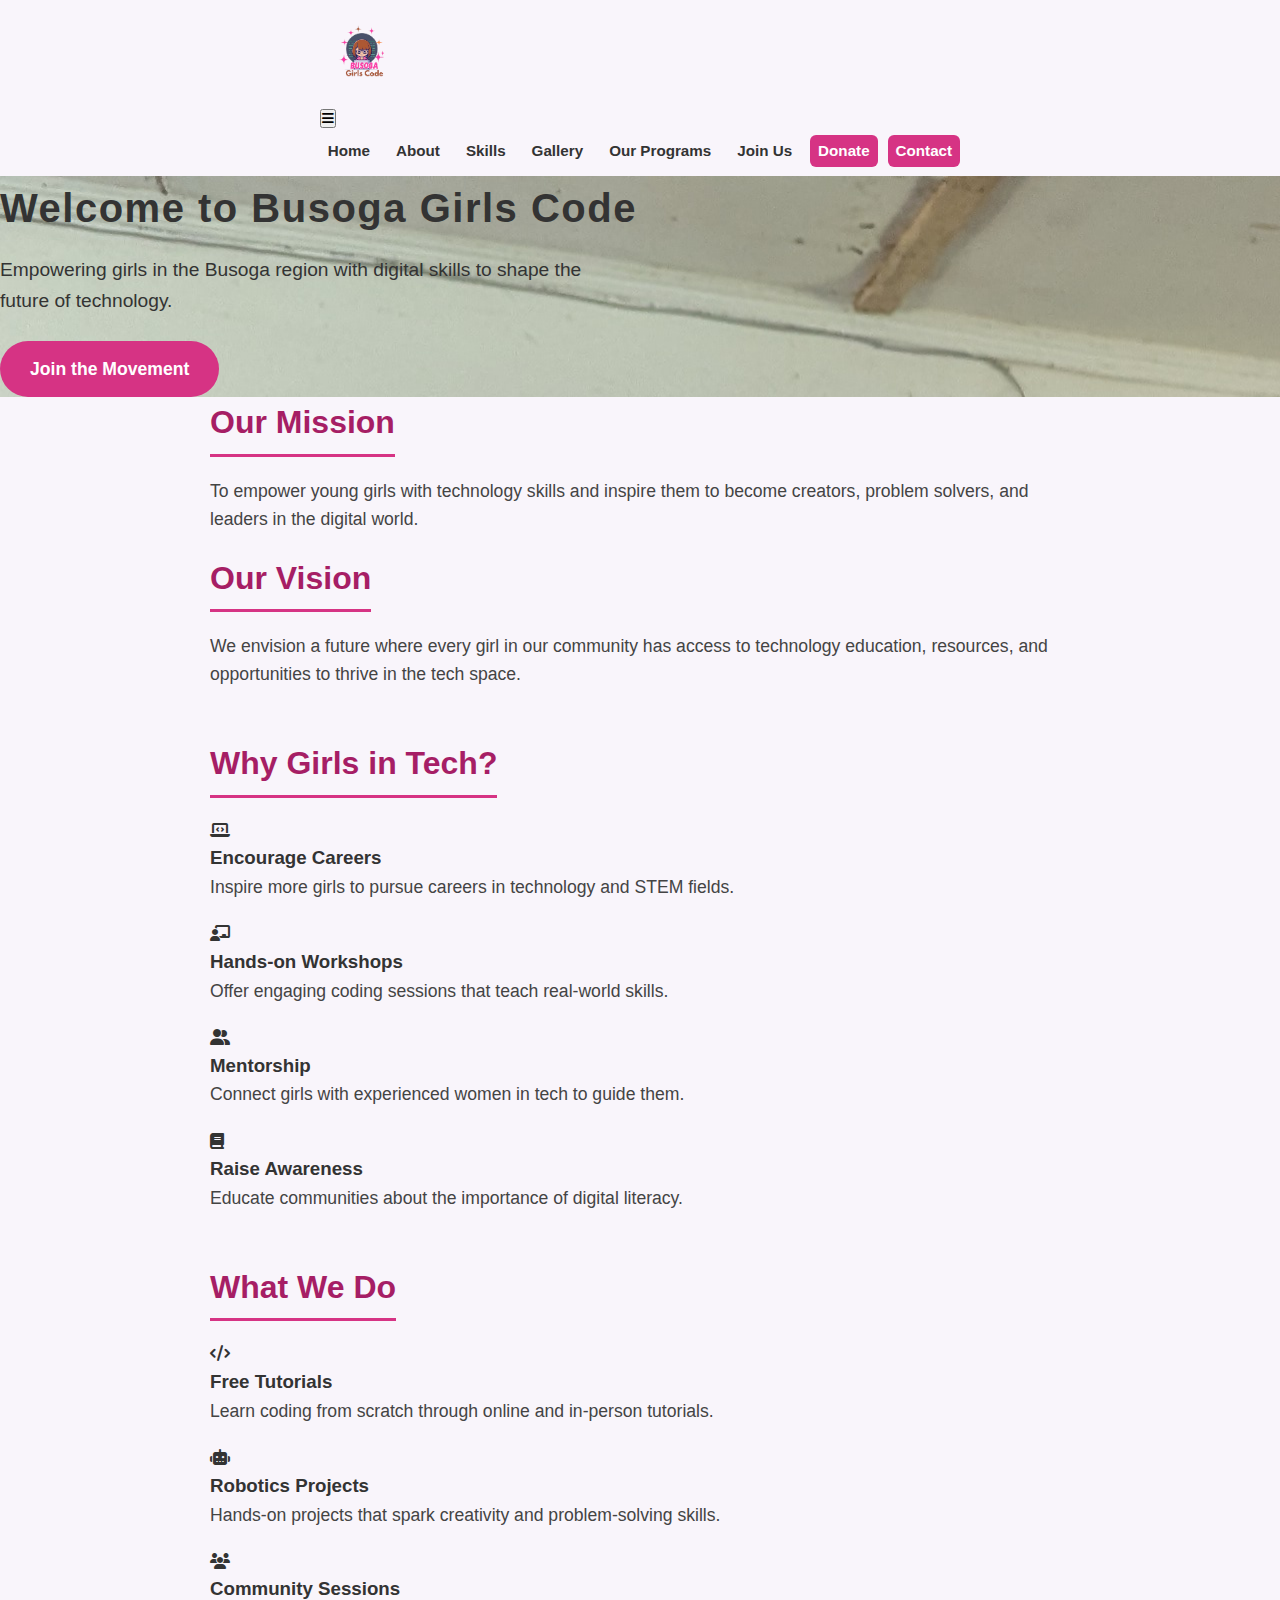
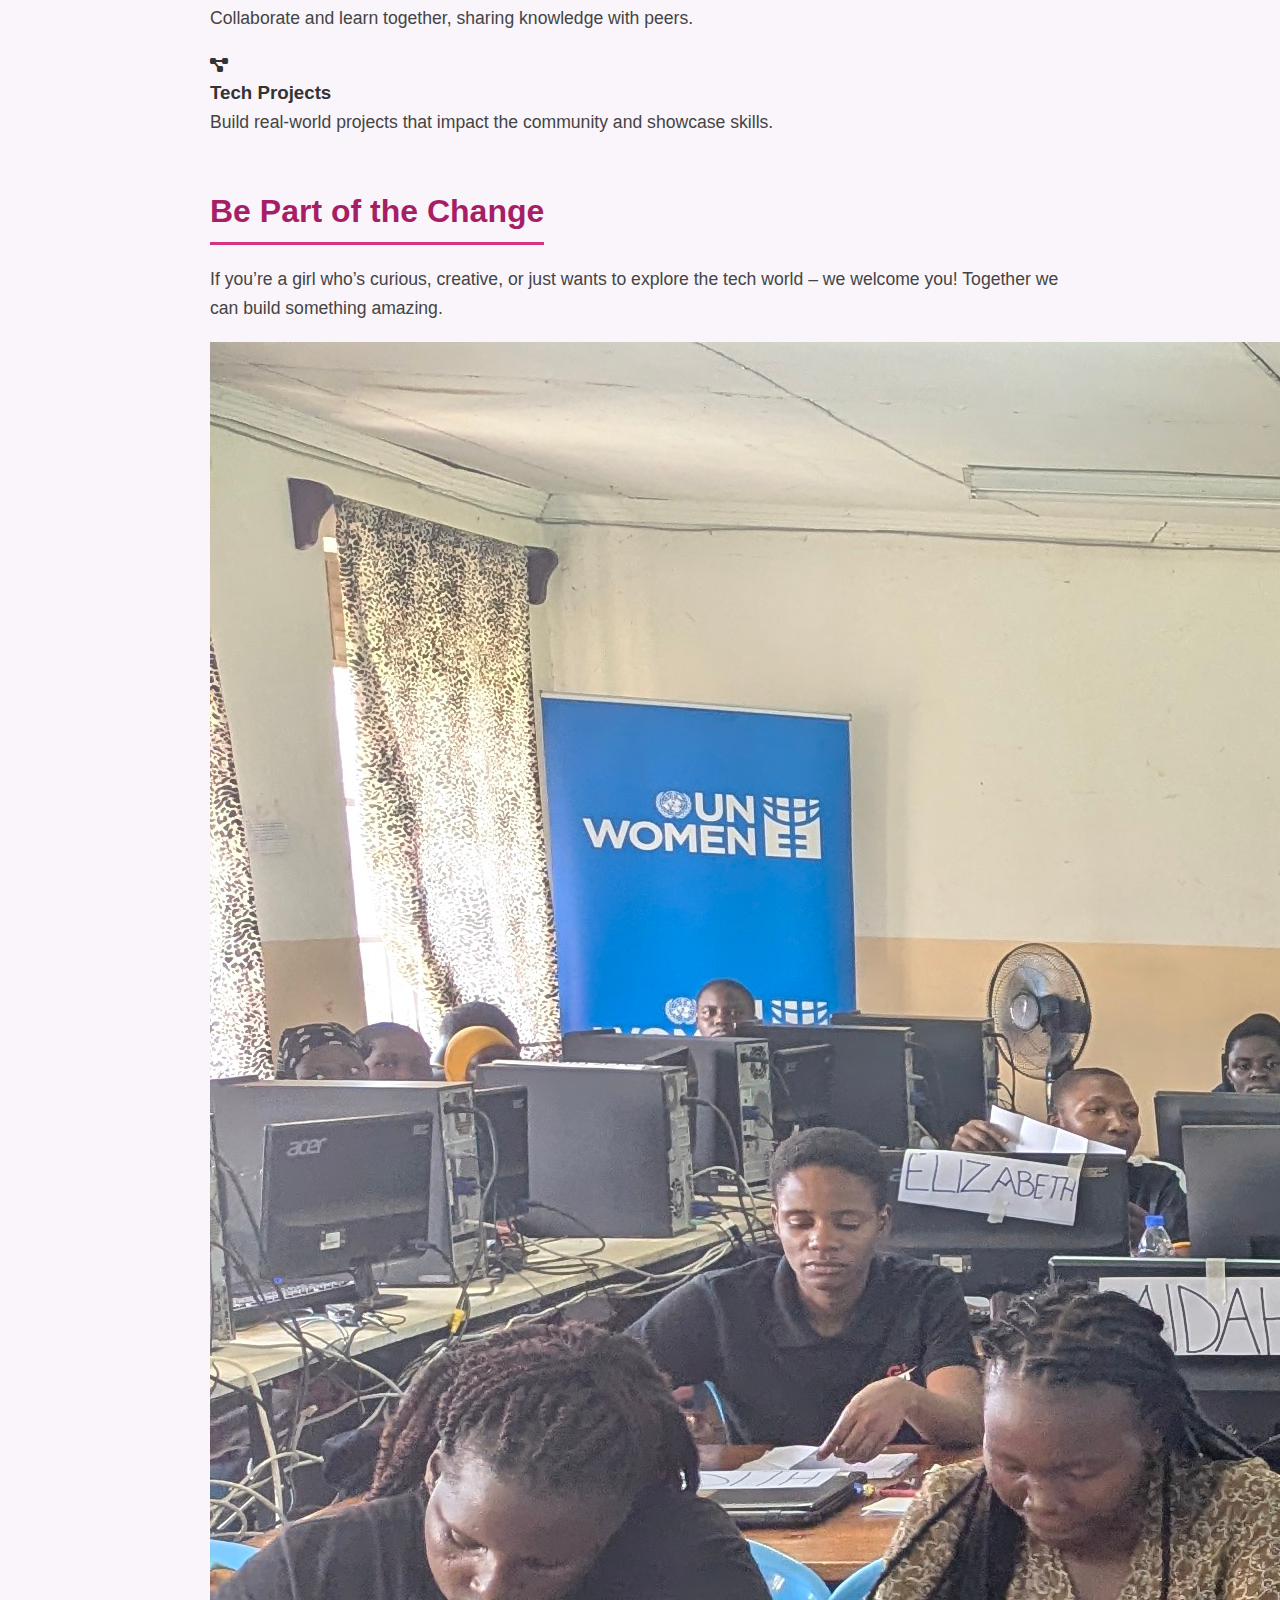
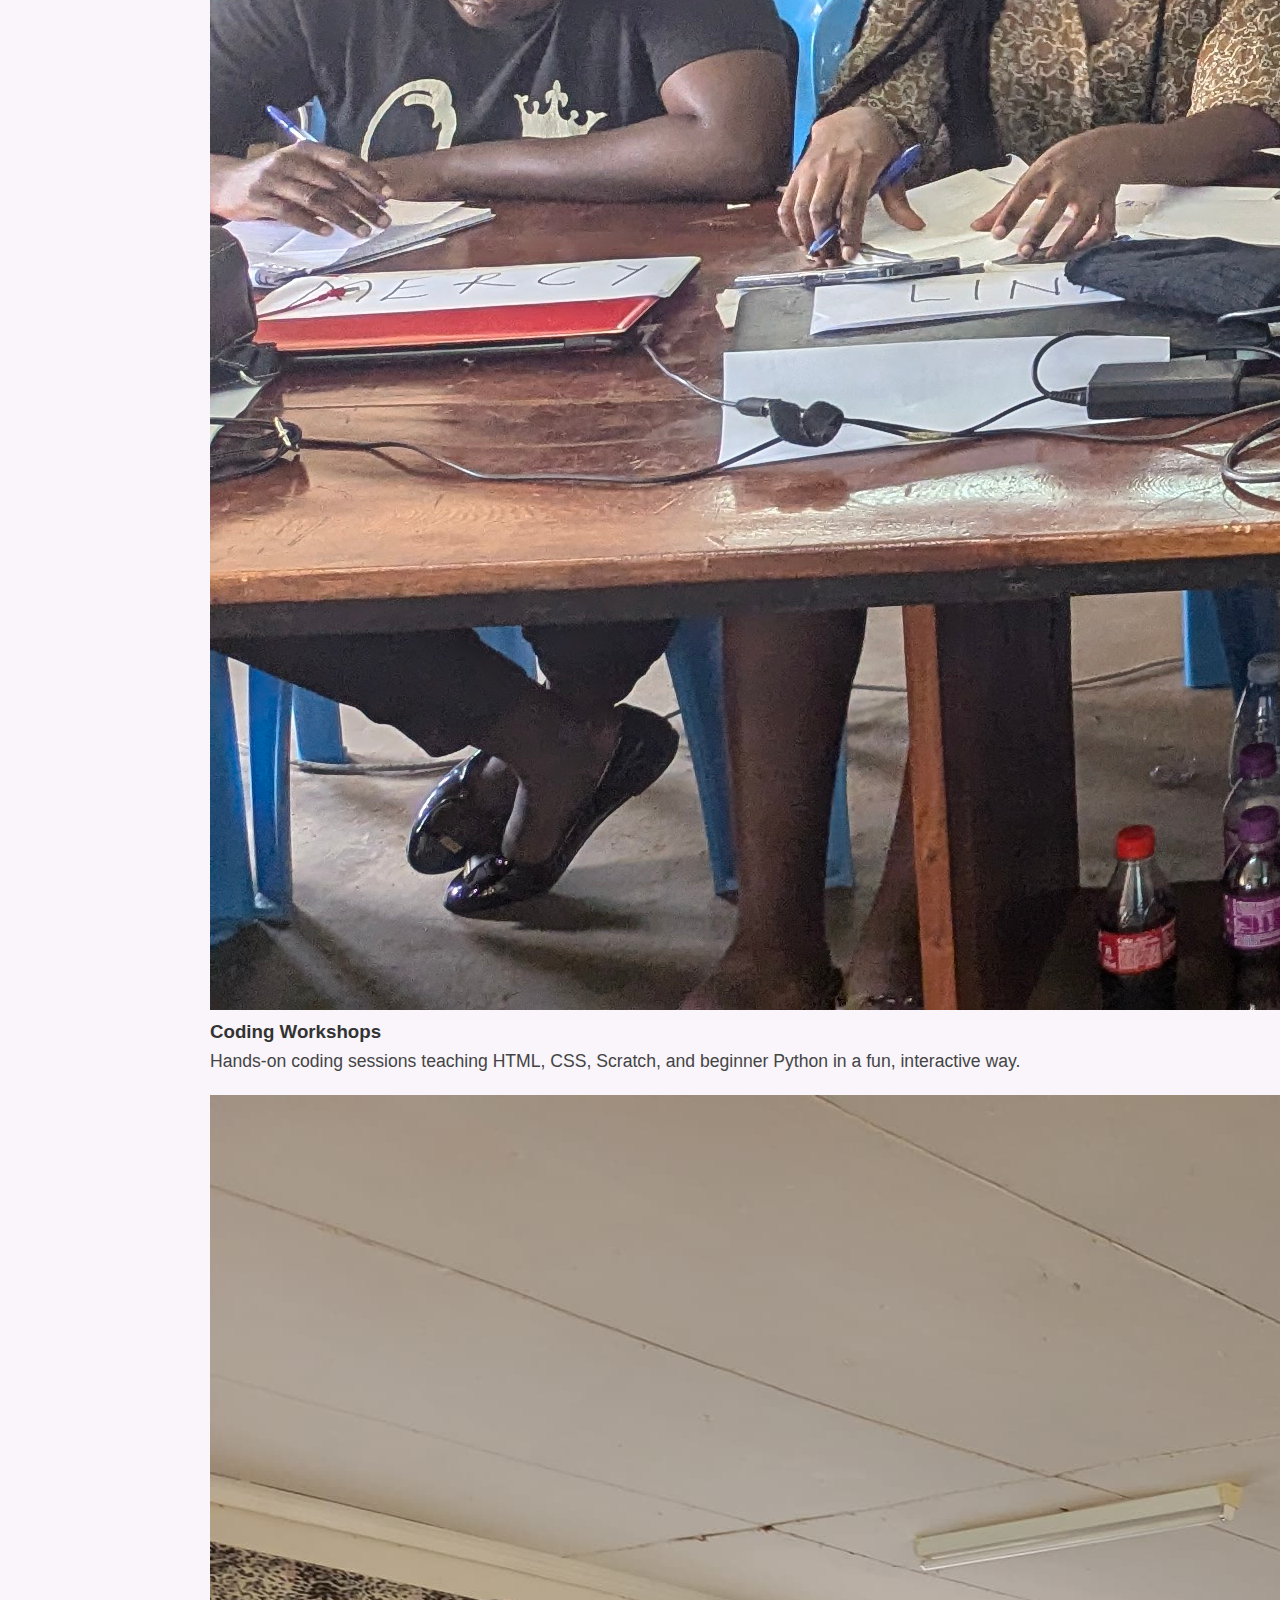
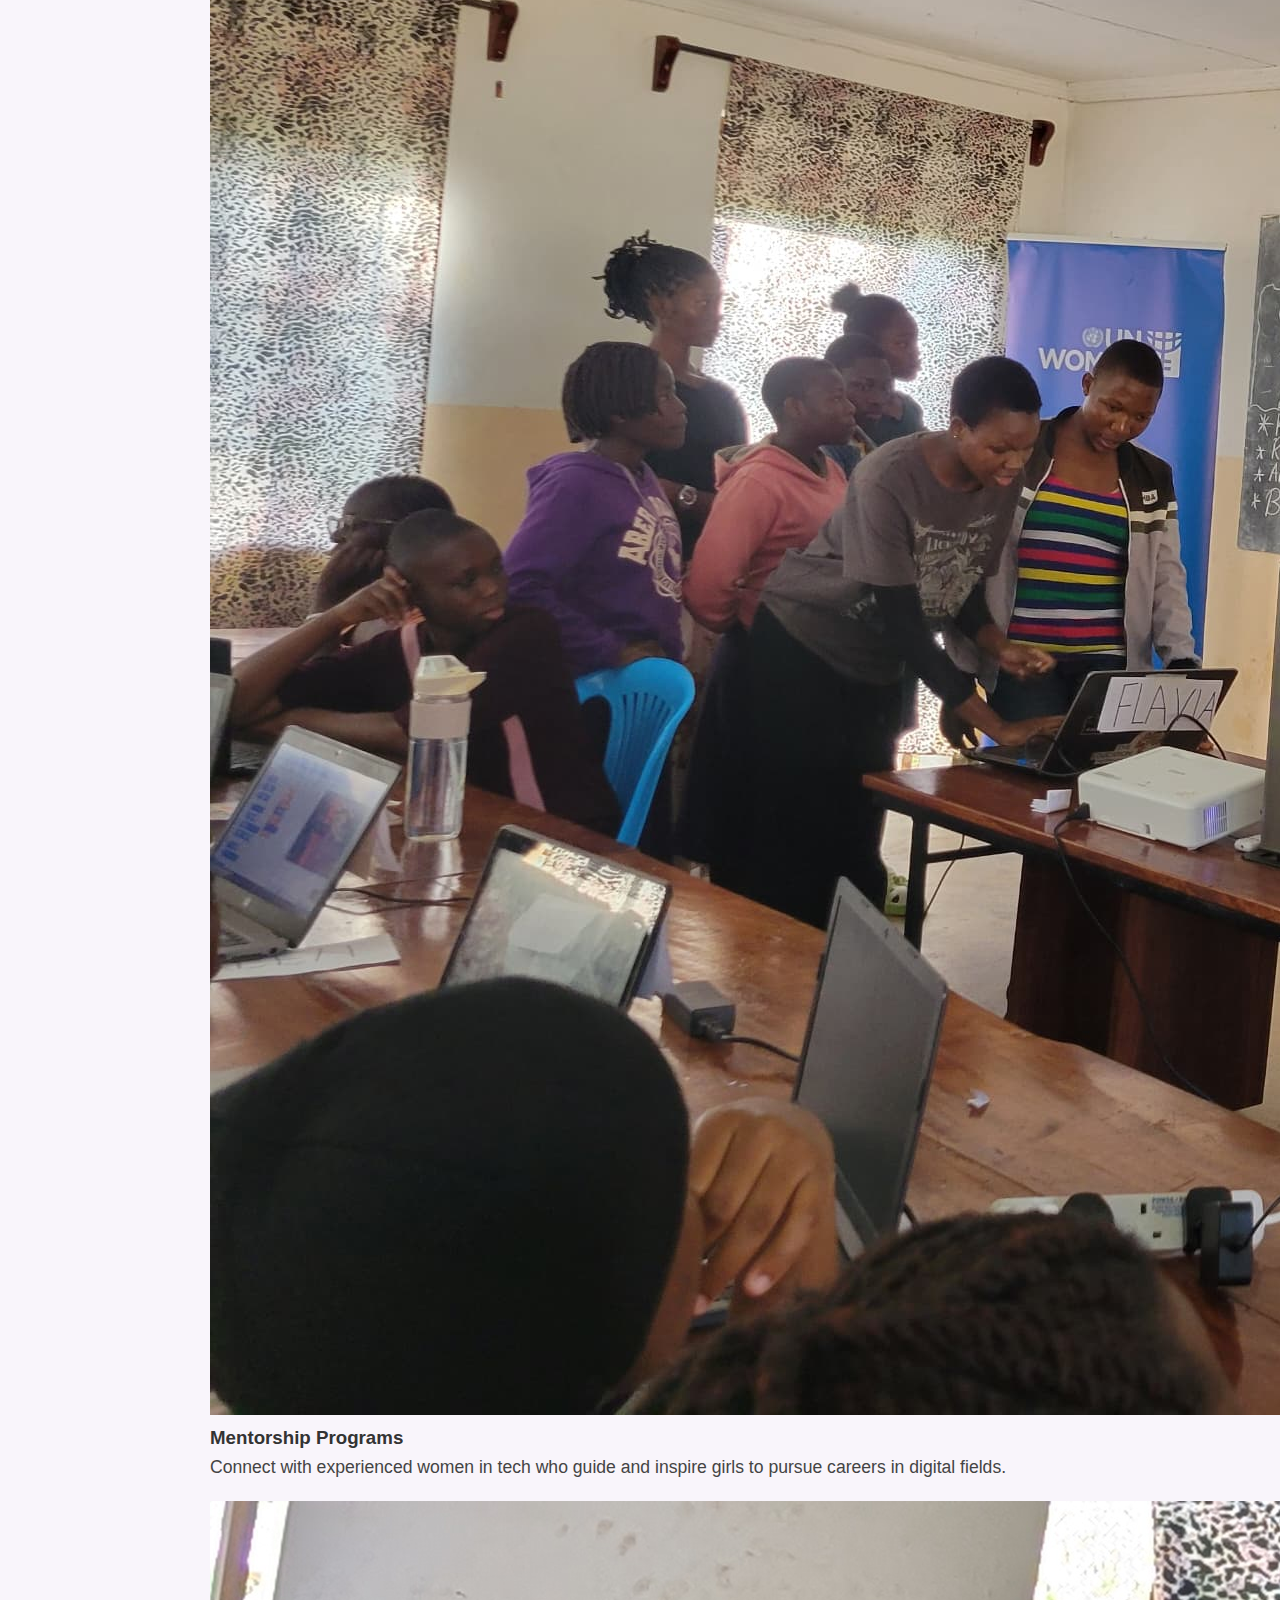
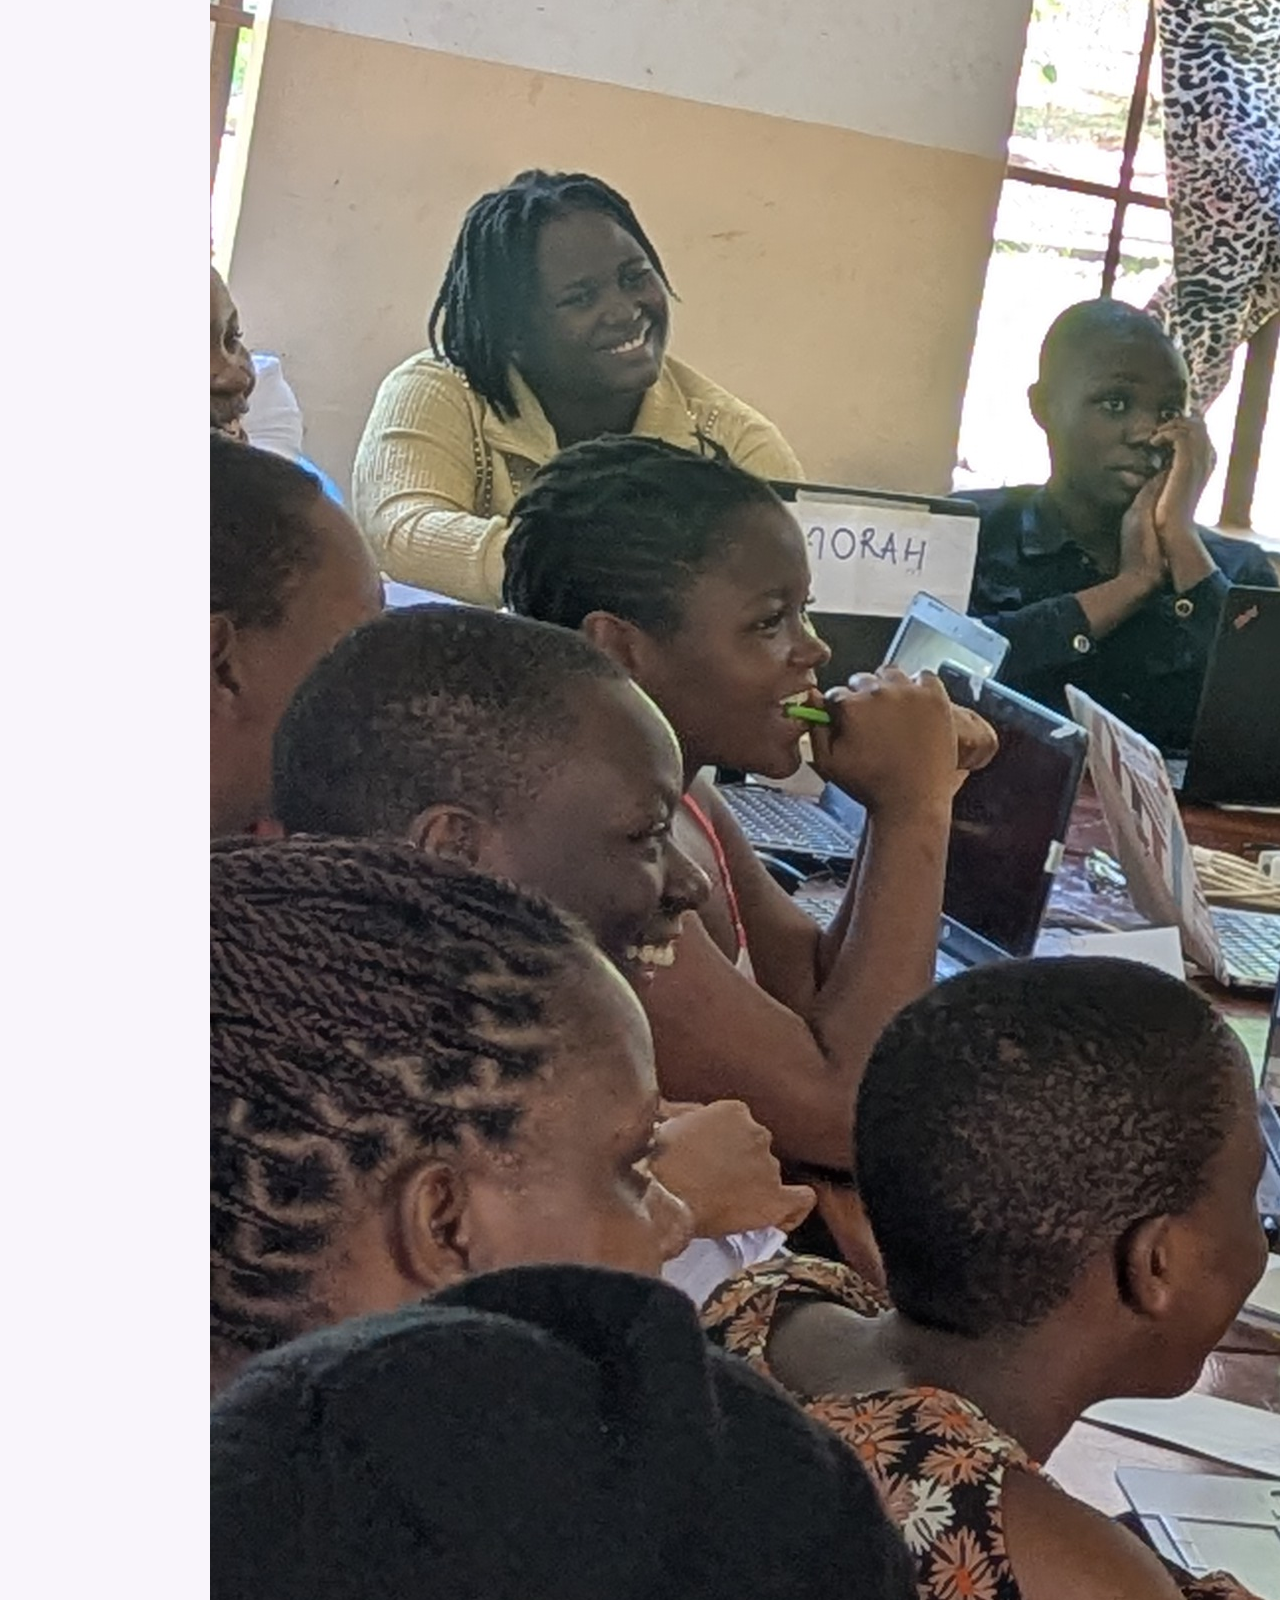
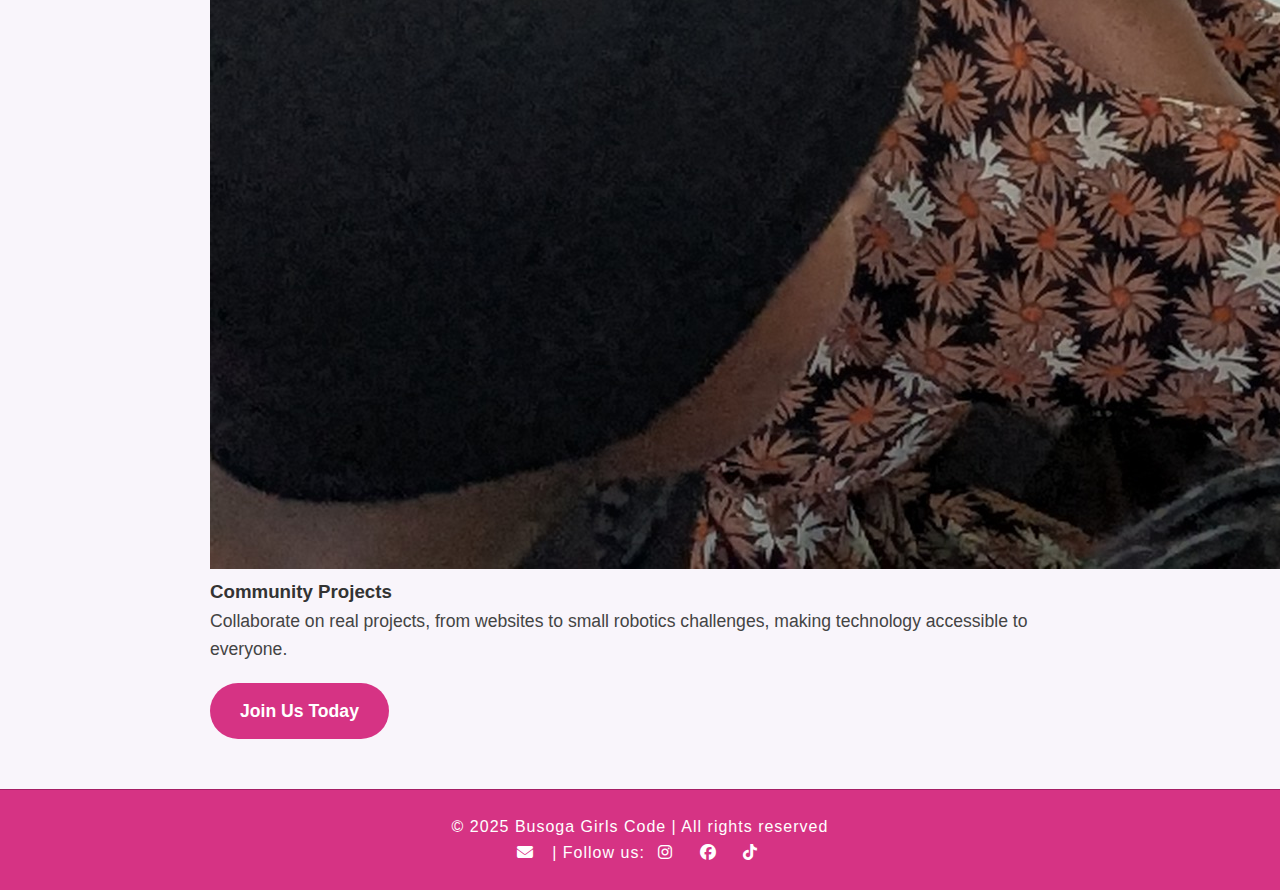
<file: index.html>
<!DOCTYPE html>
<html lang="en">
<head>
  <meta charset="UTF-8" />
  <meta name="viewport" content="width=device-width, initial-scale=1.0"/>
  <title>Busoga Girls Code</title>

  <!-- Font Awesome for icons -->
  <link rel="stylesheet" href="https://cdnjs.cloudflare.com/ajax/libs/font-awesome/6.5.0/css/all.min.css">

  <!-- CSS file -->
  <link rel="stylesheet" href="style.css" />
</head>
<body>

  <!-- ===== HEADER / NAVBAR ===== -->
  <header>
    <div class="nav-container">
      <div class="logo">
        <img src="images/logo bg.png" alt="Busoga Girls Code Logo" />
      </div>
      <button class="menu-toggle" id="menu-toggle">
        <i class="fas fa-bars"></i>
      </button>
      <nav id="navbar">
        <a href="index.html">Home</a>
        <a href="about.html">About</a>
        <a href="skills.html">Skills</a>
        <a href="gallery.html">Gallery</a>
        <a href="programs.html">Our Programs</a>
        <a href="join.html">Join Us</a>
         <a href="contact.html" class="active">Donate</a>
        <a href="contact.html" class="active">Contact</a>
      </nav>
    </div>
  </header>

  <!-- ===== HERO SLIDESHOW ===== -->
  <section class="hero-slider">
    <div class="slide fade" style="background-image: url('images/hero.jpg');">
      <div class="hero-text">
        <h1>Welcome to Busoga Girls Code</h1>
        <p>Empowering girls in the Busoga region with digital skills to shape the future of technology.</p>
        <a href="join.html" class="btn">Join the Movement</a>
      </div>
    </div>
    <div class="slide fade" style="background-image: url('images/class.jpg');">
      <div class="hero-text">
        <h1>Learn. Create. Lead.</h1>
        <p>We teach coding, robotics, and digital literacy to inspire innovation among girls and women.</p>
        <a href="about.html" class="btn">Learn More</a>
      </div>
    </div>
    <div class="slide fade" style="background-image: url('images/gilrls5.jpg');">
      <div class="hero-text">
        <h1>Bridge the Gap in Tech</h1>
        <p>Together, we can create a future where women are equally represented in technology.</p>
        <a href="contact.html" class="btn">Get Involved</a>
      </div>
    </div>
  </section>

  <!-- ===== MISSION & VISION ===== -->
  <section class="section mission">
    <h2>Our Mission</h2>
    <p>To empower young girls with technology skills and inspire them to become creators, problem solvers, and leaders in the digital world.</p>

    <h2>Our Vision</h2>
    <p>We envision a future where every girl in our community has access to technology education, resources, and opportunities to thrive in the tech space.</p>
  </section>

  <!-- ===== WHY GIRLS IN TECH ===== -->
  <section class="section importance">
    <h2>Why Girls in Tech?</h2>
    <div class="importance-grid">
      <div class="importance-item">
        <i class="fas fa-laptop-code"></i>
        <h3>Encourage Careers</h3>
        <p>Inspire more girls to pursue careers in technology and STEM fields.</p>
      </div>
      <div class="importance-item">
        <i class="fas fa-chalkboard-teacher"></i>
        <h3>Hands-on Workshops</h3>
        <p>Offer engaging coding sessions that teach real-world skills.</p>
      </div>
      <div class="importance-item">
        <i class="fas fa-user-friends"></i>
        <h3>Mentorship</h3>
        <p>Connect girls with experienced women in tech to guide them.</p>
      </div>
      <div class="importance-item">
        <i class="fas fa-book"></i>
        <h3>Raise Awareness</h3>
        <p>Educate communities about the importance of digital literacy.</p>
      </div>
    </div>
  </section>

  <!-- ===== WHAT WE DO ===== -->
  <section class="section what-we-do">
    <h2>What We Do</h2>
    <div class="what-grid">
      <div class="what-item">
        <i class="fas fa-code"></i>
        <h3>Free Tutorials</h3>
        <p>Learn coding from scratch through online and in-person tutorials.</p>
      </div>
      <div class="what-item">
        <i class="fas fa-robot"></i>
        <h3>Robotics Projects</h3>
        <p>Hands-on projects that spark creativity and problem-solving skills.</p>
      </div>
      <div class="what-item">
        <i class="fas fa-users"></i>
        <h3>Community Sessions</h3>
        <p>Collaborate and learn together, sharing knowledge with peers.</p>
      </div>
      <div class="what-item">
        <i class="fas fa-project-diagram"></i>
        <h3>Tech Projects</h3>
        <p>Build real-world projects that impact the community and showcase skills.</p>
      </div>
    </div>
  </section>

  <!-- ===== JOIN US ===== -->
  <section class="section join-section">
    <h2>Be Part of the Change</h2>
    <p>If you’re a girl who’s curious, creative, or just wants to explore the tech world – we welcome you! Together we can build something amazing.</p>

    <div class="join-containers">
      <div class="join-container">
        <img src="images/class.jpg" alt="Coding Workshops">
        <h3>Coding Workshops</h3>
        <p>Hands-on coding sessions teaching HTML, CSS, Scratch, and beginner Python in a fun, interactive way.</p>
      </div>

      <div class="join-container">
        <img src="images/presentation.jpg" alt="Mentorship Programs">
        <h3>Mentorship Programs</h3>
        <p>Connect with experienced women in tech who guide and inspire girls to pursue careers in digital fields.</p>
      </div>

      <div class="join-container">
        <img src="images/purity.jpg" alt="Community Projects">
        <h3>Community Projects</h3>
        <p>Collaborate on real projects, from websites to small robotics challenges, making technology accessible to everyone.</p>
      </div>
    </div>

    <a href="join.html" class="btn">Join Us Today</a>
  </section>

  <!-- ===== FOOTER ===== -->
  <footer>
    <p>© 2025 Busoga Girls Code | All rights reserved</p>
    <p>
      <a href="mailto:busogagirlscode@gmail.com" target="_blank"><i class="fas fa-envelope"></i></a> |
      Follow us:
      <a href="https://www.instagram.com/busogagirlscode" target="_blank"><i class="fab fa-instagram"></i></a>
      <a href="https://www.facebook.com/profile.php?id=61576781301948" target="_blank"><i class="fab fa-facebook"></i></a>
      <a href="https://www.tiktok.com/@busogacoders" target="_blank"><i class="fab fa-tiktok"></i></a>
    </p>
  </footer>

  <!-- ===== SCRIPT ===== -->
  <script>
    // Mobile menu toggle
    const toggle = document.getElementById('menu-toggle');
    const navbar = document.getElementById('navbar');
    toggle.addEventListener('click', () => {
      navbar.classList.toggle('show');
    });

    // Hero slideshow
    let slideIndex = 0;
    const slides = document.querySelectorAll('.slide');
    function showSlides() {
      slides.forEach(slide => slide.style.display = "none");
      slideIndex++;
      if (slideIndex > slides.length) { slideIndex = 1; }
      slides[slideIndex - 1].style.display = "flex";
      setTimeout(showSlides, 4000);
    }
    showSlides();
  </script>
</body>
</html>
</file>
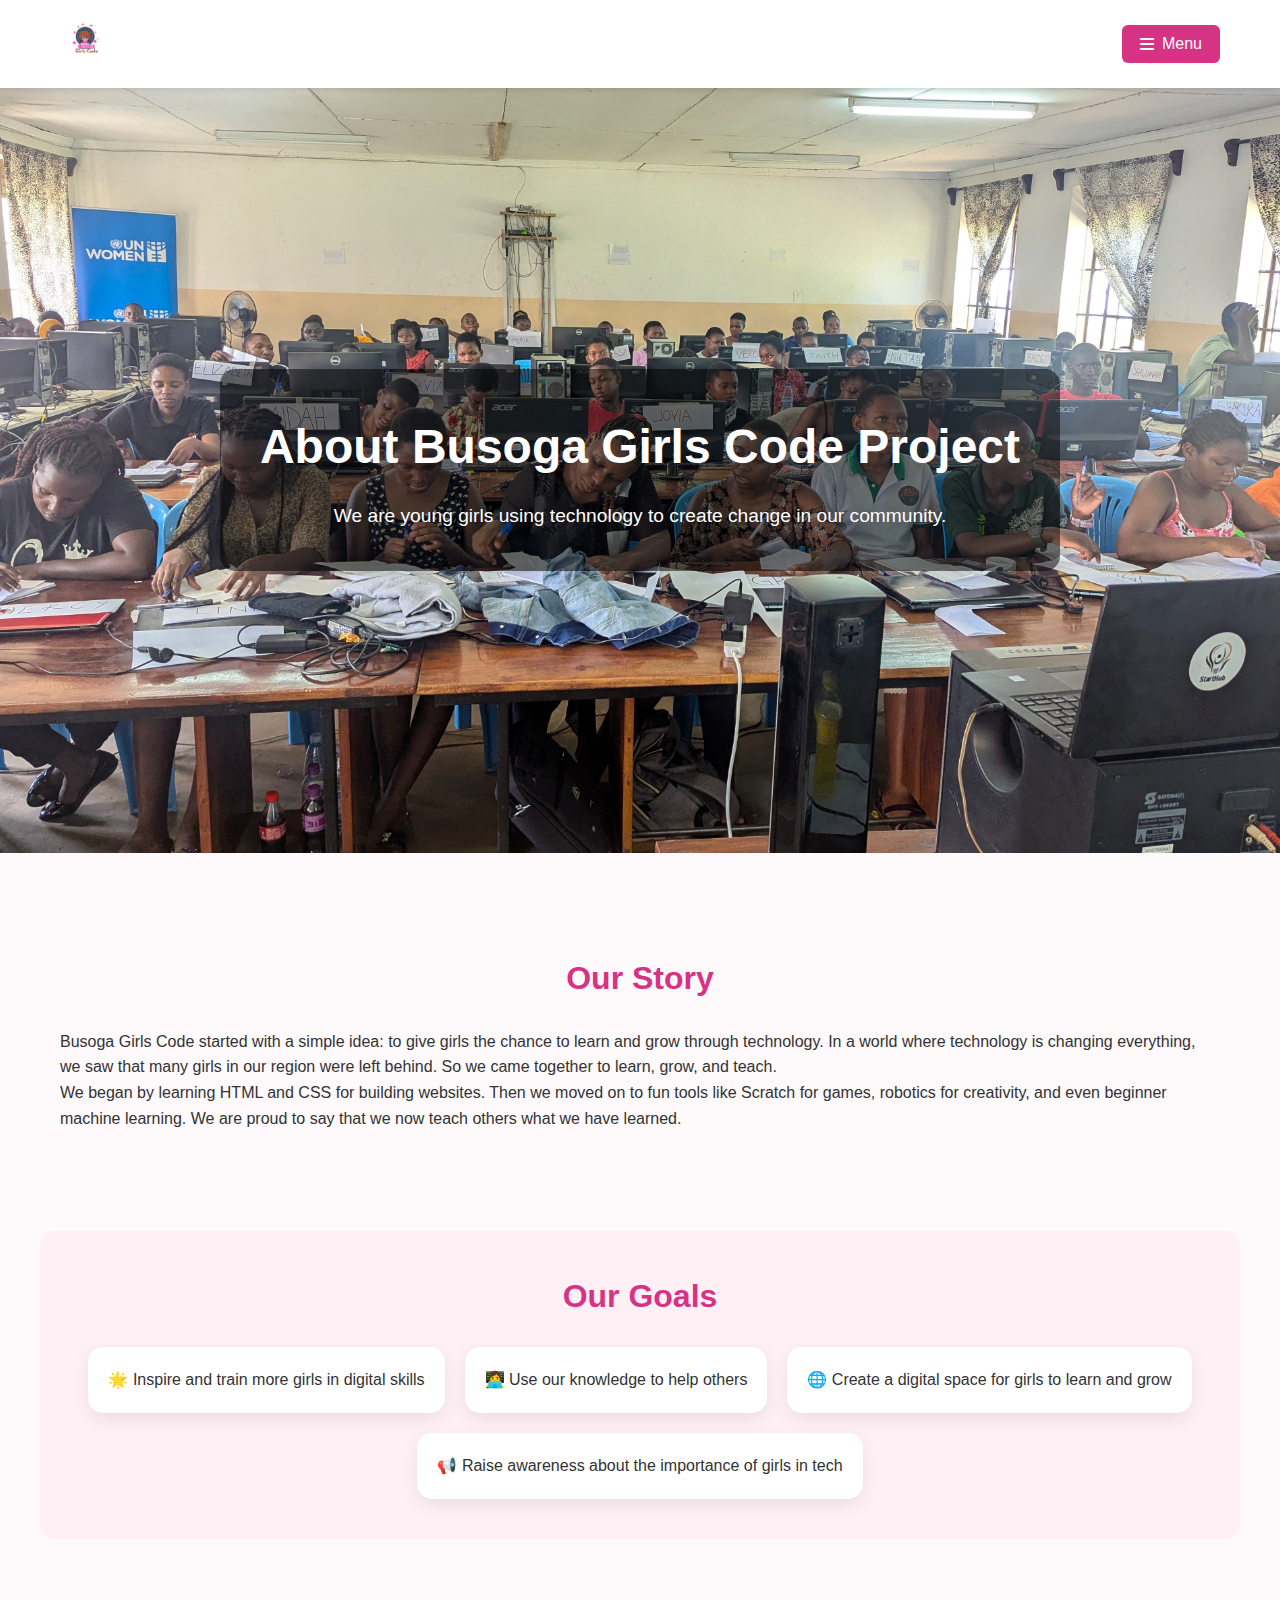
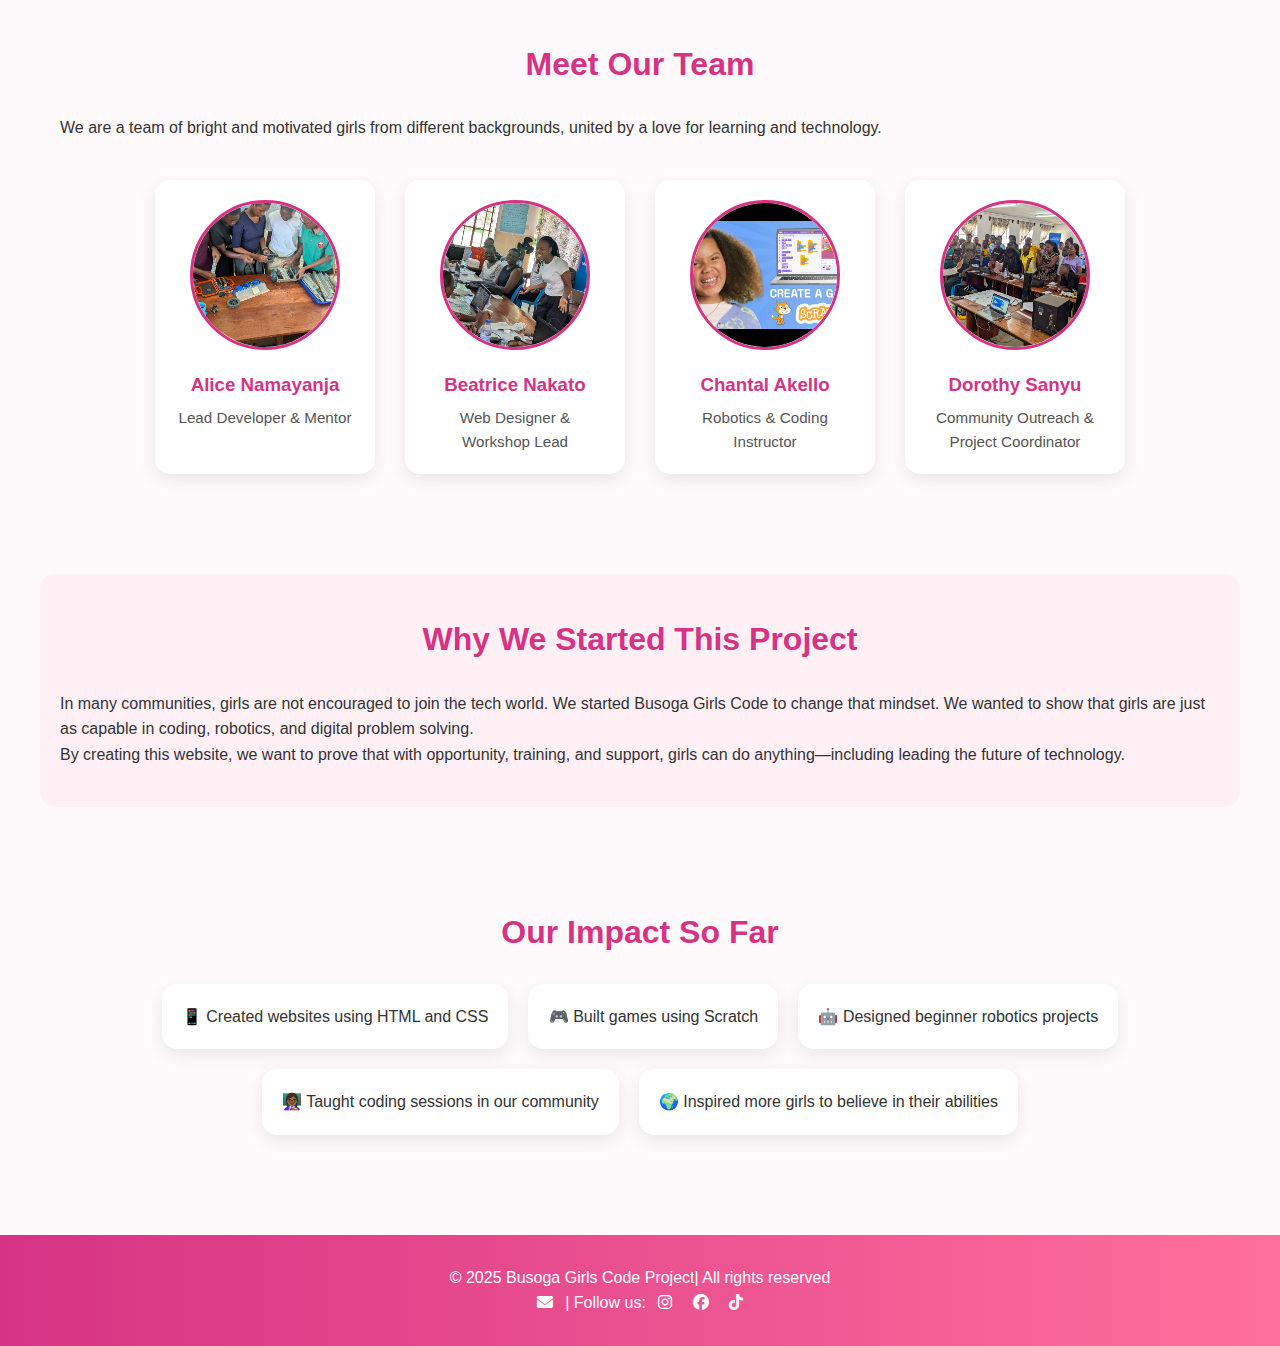
<file: about.html>
<!DOCTYPE html>
<html lang="en">
<head>
  <meta charset="UTF-8" />
  <meta name="viewport" content="width=device-width, initial-scale=1.0"/>
  <title>About Us - Busoga Girls Code Project</title>
  <link rel="stylesheet" href="about.css" />

  <!-- Font Awesome -->
  <link rel="stylesheet" href="https://cdnjs.cloudflare.com/ajax/libs/font-awesome/6.5.0/css/all.min.css">
</head>
<body>

  <!-- ===================== HEADER / NAVBAR ===================== -->
  <header>
  <div class="nav-container">
    <div class="logo">
      <img src="images/logo bg.png" alt="Busoga Girls Code Logo" />
    </div>

    <!-- Menu button -->
    <div class="menu-wrapper">
      <button class="menu-toggle" id="menu-toggle">
        <i class="fas fa-bars"></i> Menu
      </button>
      <nav id="navbar" class="dropdown-menu">
        <a href="index.html">Home</a>
        <a href="about.html">About</a>
        <a href="skills.html">Skills</a>
        <a href="gallery.html">Gallery</a>
        <a href="programs.html">Programs</a>
        <a href="join.html">Join </a>
        <a href="contact.html">Donate</a>
        <a href="contact.html">Contact</a>
      </nav>
    </div>
  </div>
</header>


  <!-- ===================== HERO SLIDESHOW ===================== -->
  <section class="hero-slider">
    <div class="slide fade" style="background-image: url('images/class.jpg');">
      <div class="hero-text">
        <h1>About Busoga Girls Code Project</h1>
        <p>We are young girls using technology to create change in our community.</p>
      </div>
    </div>
    <div class="slide fade" style="background-image: url('images/gilrls5.jpg');">
      <div class="hero-text">
        <h1>Learn, Create, Inspire</h1>
        <p>Empowering girls to innovate, code, and lead in the digital world.</p>
      </div>
    </div>
    <div class="slide fade" style="background-image: url('images/hero.jpg');">
      <div class="hero-text">
        <h1>Bridge the Tech Gap</h1>
        <p>Together, we ensure girls are equally represented in technology.</p>
      </div>
    </div>
  </section>

  <!-- ===================== OUR STORY ===================== -->
  <section class="section">
    <h2>Our Story</h2>
    <p>Busoga Girls Code started with a simple idea: to give girls the chance to learn and grow through technology. In a world where technology is changing everything, we saw that many girls in our region were left behind. So we came together to learn, grow, and teach.</p>
    <p>We began by learning HTML and CSS for building websites. Then we moved on to fun tools like Scratch for games, robotics for creativity, and even beginner machine learning. We are proud to say that we now teach others what we have learned.</p>
  </section>

  <!-- ===================== OUR GOALS ===================== -->
  <section class="section">
    <h2>Our Goals</h2>
    <ul>
      <li>🌟 Inspire and train more girls in digital skills</li>
      <li>👩‍💻 Use our knowledge to help others</li>
      <li>🌐 Create a digital space for girls to learn and grow</li>
      <li>📢 Raise awareness about the importance of girls in tech</li>
    </ul>
  </section>

  <!-- ===================== OUR TEAM ===================== -->
  <section class="section">
    <h2>Meet Our Team</h2>
    <p>We are a team of bright and motivated girls from different backgrounds, united by a love for learning and technology.</p>

    <div class="team-container">
      <div class="team-member">
        <img src="images/gilrls5.jpg" alt="Alice Namayanja">
        <h3>Alice Namayanja</h3>
        <p>Lead Developer & Mentor</p>
      </div>
      <div class="team-member">
        <img src="images/purity.jpg" alt="Beatrice Nakato">
        <h3>Beatrice Nakato</h3>
        <p>Web Designer & Workshop Lead</p>
      </div>
      <div class="team-member">
        <img src="images/scratch.jpg" alt="Chantal Akello">
        <h3>Chantal Akello</h3>
        <p>Robotics & Coding Instructor</p>
      </div>
      <div class="team-member">
        <img src="images/rename.jpg" alt="Dorothy Sanyu">
        <h3>Dorothy Sanyu</h3>
        <p>Community Outreach & Project Coordinator</p>
      </div>
    </div>
  </section>

  <!-- ===================== WHY WE STARTED ===================== -->
  <section class="section">
    <h2>Why We Started This Project</h2>
    <p>In many communities, girls are not encouraged to join the tech world. We started Busoga Girls Code to change that mindset. We wanted to show that girls are just as capable in coding, robotics, and digital problem solving.</p>
    <p>By creating this website, we want to prove that with opportunity, training, and support, girls can do anything—including leading the future of technology.</p>
  </section>

  <!-- ===================== OUR IMPACT ===================== -->
  <section class="section">
    <h2>Our Impact So Far</h2>
    <ul>
      <li>📱 Created websites using HTML and CSS</li>
      <li>🎮 Built games using Scratch</li>
      <li>🤖 Designed beginner robotics projects</li>
      <li>👩🏾‍🏫 Taught coding sessions in our community</li>
      <li>🌍 Inspired more girls to believe in their abilities</li>
    </ul>
    
  </section>

  <!-- ===================== FOOTER ===================== -->
  <footer>
    <p>© 2025 Busoga Girls Code Project| All rights reserved</p>
    <p>
      <a href="mailto:busogagirlscode@gmail.com" target="_blank">
        <i class="fas fa-envelope"></i> 
      </a>
      |
      Follow us:
      <a href="https://www.instagram.com/busogagirlscode" target="_blank">
        <i class="fab fa-instagram"></i>
      </a>
      <a href="https://www.facebook.com/profile.php?id=61576781301948" target="_blank">
        <i class="fab fa-facebook"></i>
      </a>
      <a href="https://www.tiktok.com/@busogacoders" target="_blank">
        <i class="fab fa-tiktok"></i>
      </a>
    </p>
  </footer>

  <!-- ===================== SCRIPTS ===================== -->
  <script>
    // Mobile menu toggle
    const toggle = document.getElementById('menu-toggle');
    const navbar = document.getElementById('navbar');
    toggle.addEventListener('click', () => {
      navbar.classList.toggle('show');
    });

    // Hero slideshow
    let slideIndex = 0;
    const slides = document.querySelectorAll('.slide');
    function showSlides() {
      slides.forEach(slide => slide.style.display = 'none');
      slideIndex++;
      if (slideIndex > slides.length) { slideIndex = 1; }
      slides[slideIndex - 1].style.display = 'flex';
      setTimeout(showSlides, 4000);
    }
    showSlides();
  </script>
</body>
</html>
</file>
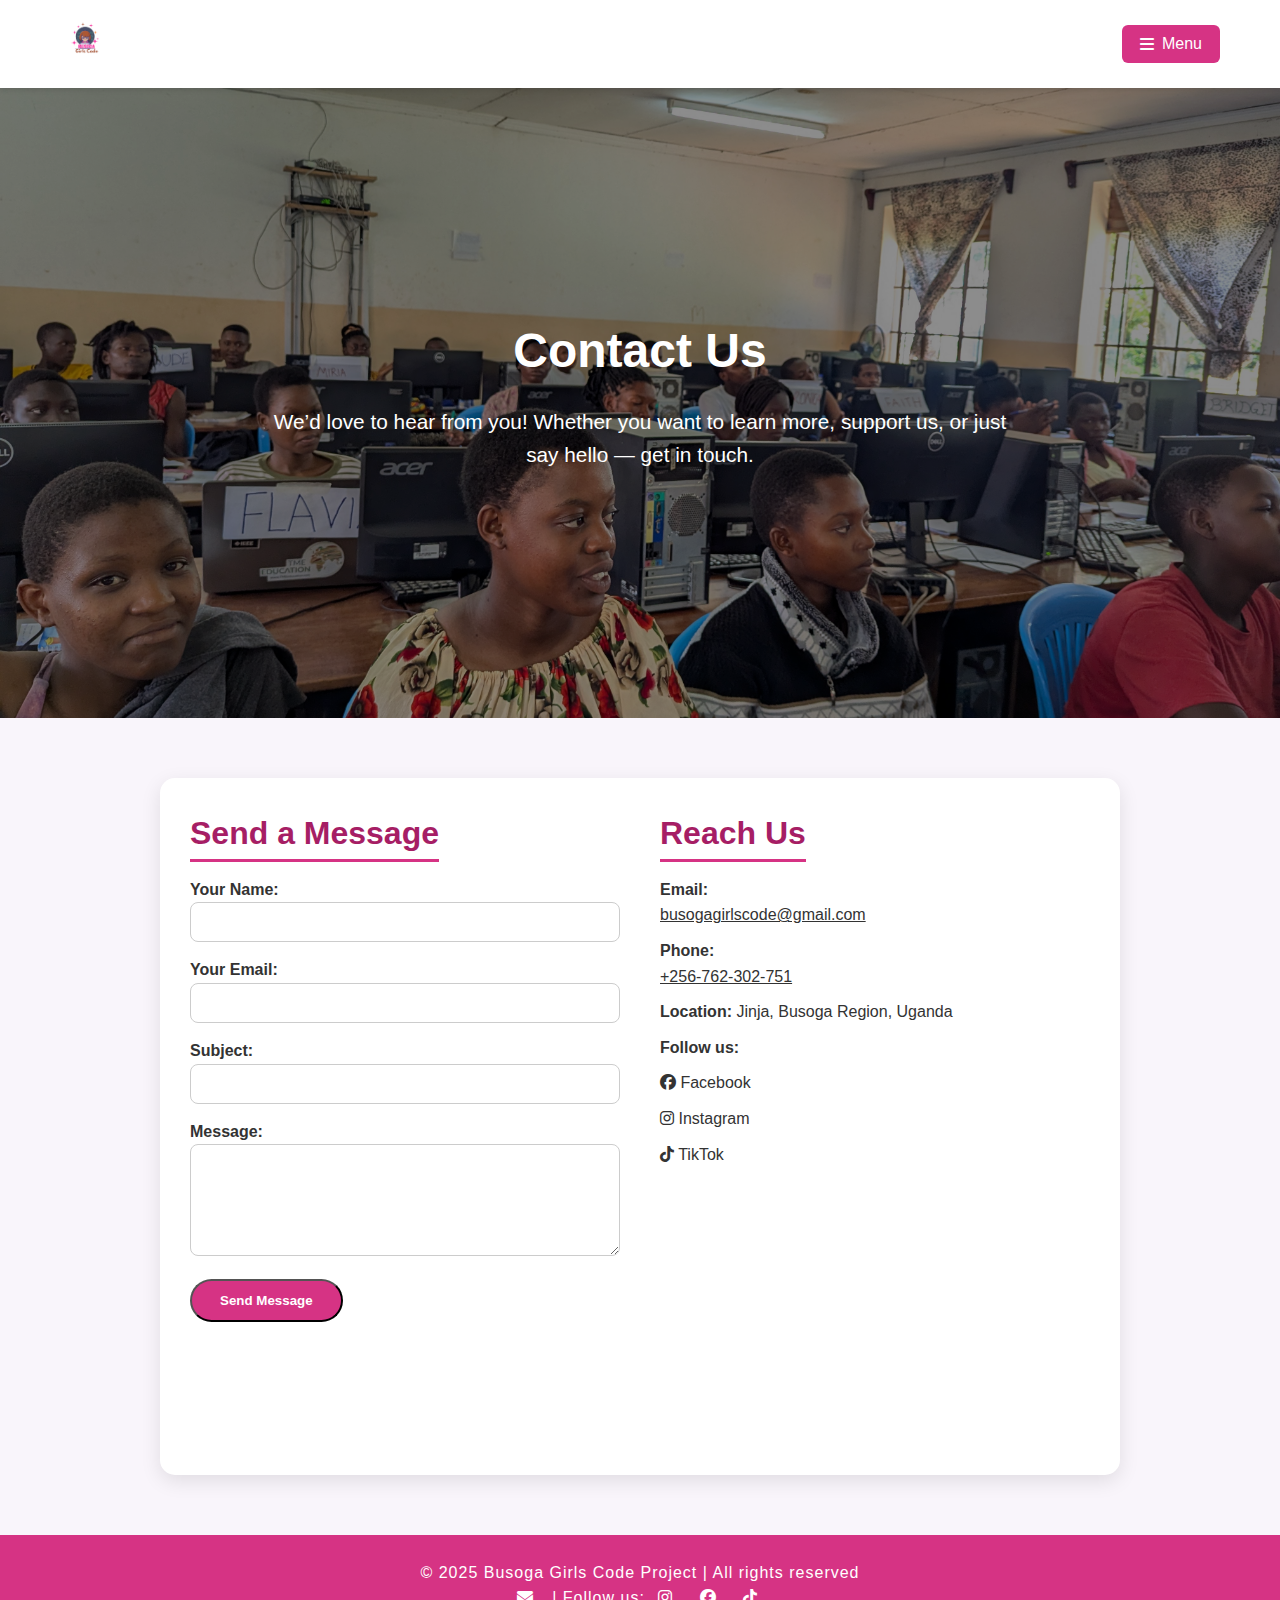
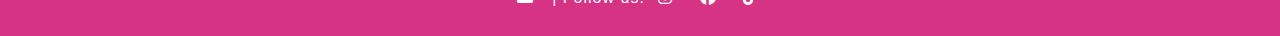
<file: contact.html>
<!DOCTYPE html>
<html lang="en">
<head>
  <meta charset="UTF-8" />
  <meta name="viewport" content="width=device-width, initial-scale=1.0"/>
  <title>Contact - Busoga Girls Code Project</title>
  <link rel="stylesheet" href="contact.css" />
  <link rel="stylesheet" href="https://cdnjs.cloudflare.com/ajax/libs/font-awesome/6.5.0/css/all.min.css">
</head>
<body>

  <!-- Header / Navbar -->
 <header>
  <div class="nav-container">
    <div class="logo">
      <img src="images/logo bg.png" alt="Busoga Girls Code Logo" />
    </div>

    <!-- Menu button -->
    <div class="menu-wrapper">
      <button class="menu-toggle" id="menu-toggle">
        <i class="fas fa-bars"></i> Menu
      </button>
      <nav id="navbar" class="dropdown-menu">
        <a href="index.html">Home</a>
        <a href="about.html">About</a>
        <a href="skills.html">Skills</a>
        <a href="gallery.html">Gallery</a>
        <a href="programs.html">Programs</a>
        <a href="join.html">Join </a>
        <a href="contact.html">Donate</a>
        <a href="contact.html">Contact</a>
      </nav>
    </div>
  </div>
</header>


  <!-- Hero Section -->
  <section class="hero" style="background-image: url('images/hero.jpg');">
    <div class="hero-text">
      <h1>Contact Us</h1>
      <p>We’d love to hear from you! Whether you want to learn more, support us, or just say hello — get in touch.</p>
    </div>
  </section>

  <!-- Contact Section -->
  <section class="contact-section section">
    <div class="contact-container">
      <!-- Form -->
      <div class="contact-form">
        <h2>Send a Message</h2>
        <form action="#" method="post">
          <label for="name">Your Name:</label>
          <input type="text" id="name" name="name" required>

          <label for="email">Your Email:</label>
          <input type="email" id="email" name="email" required>

          <label for="subject">Subject:</label>
          <input type="text" id="subject" name="subject" required>

          <label for="message">Message:</label>
          <textarea id="message" name="message" rows="5" required></textarea>

          <button type="submit" class="btn">Send Message</button>
        </form>
      </div>

      <!-- Contact Info -->
      <div class="contact-info">
        <h2>Reach Us</h2>
        <p><strong>Email:</strong> <a href="mailto:busogagirlscode@gmail.com">busogagirlscode@gmail.com</a></p>
        <p><strong>Phone:</strong> <a href="tel:+256762302751">+256-762-302-751</a></p>
        <p><strong>Location:</strong> Jinja, Busoga Region, Uganda</p>

        <p><strong>Follow us:</strong></p>
        <ul class="social-links">
          <li><a href="https://www.facebook.com/profile.php?id=61576781301948" target="_blank"><i class="fab fa-facebook"></i> Facebook</a></li>
          <li><a href="https://www.instagram.com/busogagirlscode" target="_blank"><i class="fab fa-instagram"></i> Instagram</a></li>
          <li><a href="https://www.tiktok.com/@busogacoders" target="_blank"><i class="fab fa-tiktok"></i> TikTok</a></li>
        </ul>

        <!-- Map -->
        <div class="map">
          <iframe 
            src="https://www.google.com/maps/embed?pb=!1m18!1m12!1m3!1d3974.540433062718!2d33.20464721530753!3d0.4400072994187095!2m3!1f0!2f0!3f0!3m2!1i1024!2i768!4f13.1!3m3!1m2!1s0x177eb5b6a6f87c0f%3A0x7ff1ec7f0644baf2!2sJinja%2C%20Uganda!5e0!3m2!1sen!2sus!4v1699051234567!5m2!1sen!2sus" 
            width="100%" 
            height="250" 
            style="border:0;" 
            allowfullscreen="" 
            loading="lazy" 
            referrerpolicy="no-referrer-when-downgrade">
          </iframe>
        </div>

      </div>
    </div>
  </section>

  <!-- Footer -->
  <footer>
    <p>© 2025 Busoga Girls Code Project | All rights reserved</p>
    <p>
      <a href="mailto:busogagirlscode@gmail.com" target="_blank"><i class="fas fa-envelope"></i></a> |
      Follow us:
      <a href="https://www.instagram.com/busogagirlscode" target="_blank"><i class="fab fa-instagram"></i></a>
      <a href="https://www.facebook.com/profile.php?id=61576781301948" target="_blank"><i class="fab fa-facebook"></i></a>
      <a href="https://www.tiktok.com/@busogacoders" target="_blank"><i class="fab fa-tiktok"></i></a>
    </p>
  </footer>

  <script>
    const toggle = document.getElementById('menu-toggle');
    const navbar = document.getElementById('navbar');
    toggle.addEventListener('click', () => {
      navbar.classList.toggle('show');
    });
  </script>

</body>
</html>
</file>
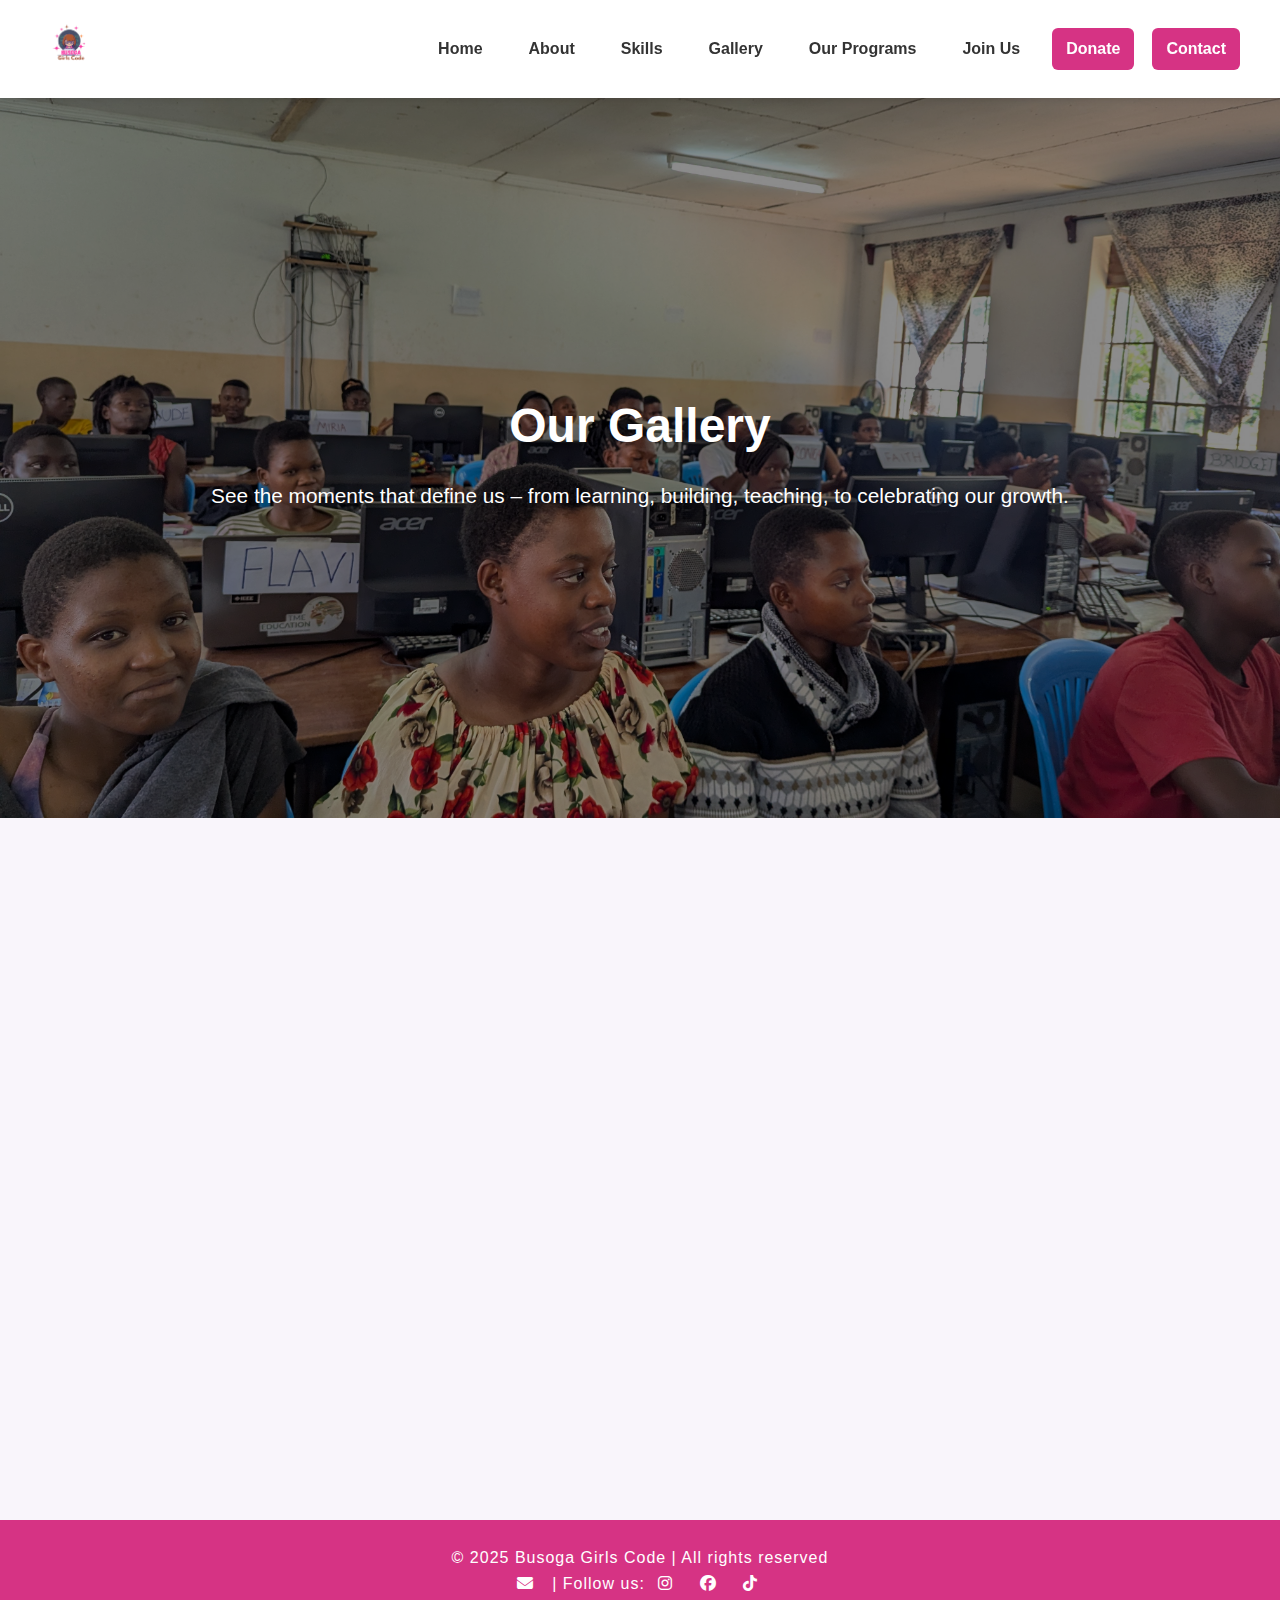
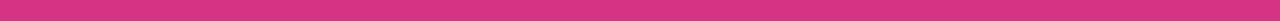
<file: gallery.html>
<!DOCTYPE html>
<html lang="en">
<head>
  <meta charset="UTF-8" />
  <meta name="viewport" content="width=device-width, initial-scale=1.0"/>
  <title>Gallery - Busoga Girls Code</title>
  <link rel="stylesheet" href="gallery.css" />

  <link rel="stylesheet" href="https://cdnjs.cloudflare.com/ajax/libs/font-awesome/6.5.0/css/all.min.css">

</head>
<body>

  <!-- Header -->
 <header>
  <div class="logo">
    <img src="images/logo bg.png" alt="Busoga Girls Code Logo" />
    
  </div>
  <nav>
    <a href="index.html">Home</a>
        <a href="about.html">About</a>
        <a href="skills.html">Skills</a>
        <a href="gallery.html">Gallery</a>
        <a href="programs.html">Our Programs</a>
        <a href="join.html">Join Us</a>
         <a href="contact.html" class="active">Donate</a>
        <a href="contact.html" class="active">Contact</a>
  </nav>
</header>
  <!-- Gallery Intro -->
  <section class="hero2">
    <h1>Our Gallery</h1>
    <p>See the moments that define us – from learning, building, teaching, to celebrating our growth.</p>
  </section>

  <!-- Gallery Grid -->
  <section class="gallery-grid">
    <div class="gallery-item">
      <img src="images/class.jpg" alt="Web Design Class">
      <p>Our first HTML & CSS web design session</p>
    </div>

    <div class="gallery-item">
      <img src="images/scratch.jpg" alt="Scratch Workshop">
      <p>Creating games using Scratch</p>
    </div>

    <div class="gallery-item">
      <img src="images/robotics.jpg" alt="Robotics Day">
      <p>Building simple robots together</p>
    </div>

    <div class="gallery-item">
      <img src="images/rename.jpg" alt="Tech Talks">
      <p>Sharing tech stories and experiences</p>
    </div>

    <div class="gallery-item">
      <img src="images/wed design.jpg" alt="Teaching Others">
      <p>Teaching young girls in the community</p>
    </div>

    <div class="gallery-item">
      <img src="images/presentation.jpg" alt="Girls Coding">
      <p>Our first HTML presentation</p>
    </div>

    <div class="gallery-item">
      <img src="images/ready robot.jpg" alt="Girls Coding">
      <p>Meet Lala, our first robot</p>
    </div>

    <div class="gallery-item">
      <img src="images/elizabeth.jpg" alt="Girls Coding">
      <p>Doing some creative work</p>
    </div>
    
  </section>

  <!-- Footer -->
  <footer>
    <p>© 2025 Busoga Girls Code | All rights reserved</p>
    <p>
      <a href="mailto:busogagirlscode@gmail.com" target="_blank">
        <i class="fas fa-envelope"></i> 
      </a>
      |
      Follow us:
      <a href="https://www.instagram.com/busogagirlscode" target="_blank">
        <i class="fab fa-instagram"></i>
      </a>
      <a href="https://www.facebook.com/profile.php?id=61576781301948" target="_blank">
        <i class="fab fa-facebook"></i>
      </a>
      <a href="https://www.tiktok.com/@busogacoders" target="_blank">
        <i class="fab fa-tiktok"></i>
      </a>
    </p>
  </footer>

</body>
</html>
</file>
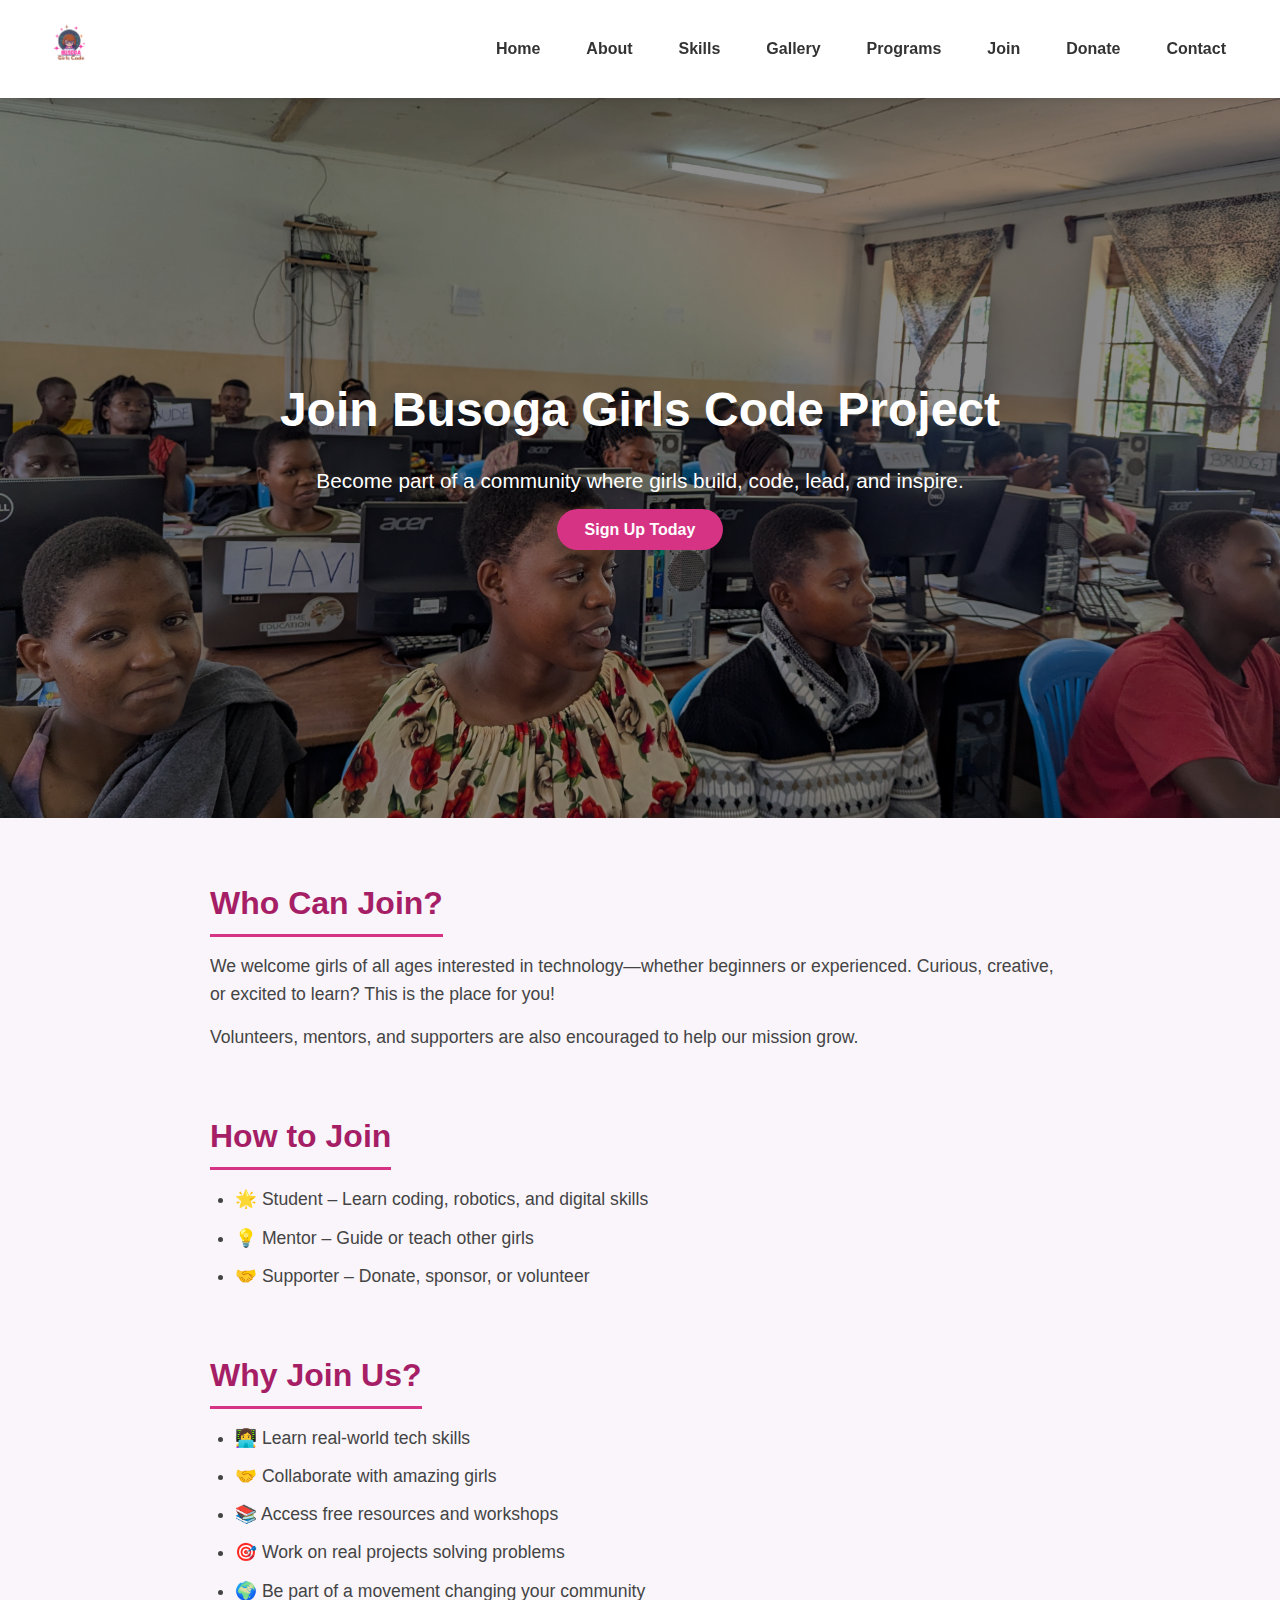
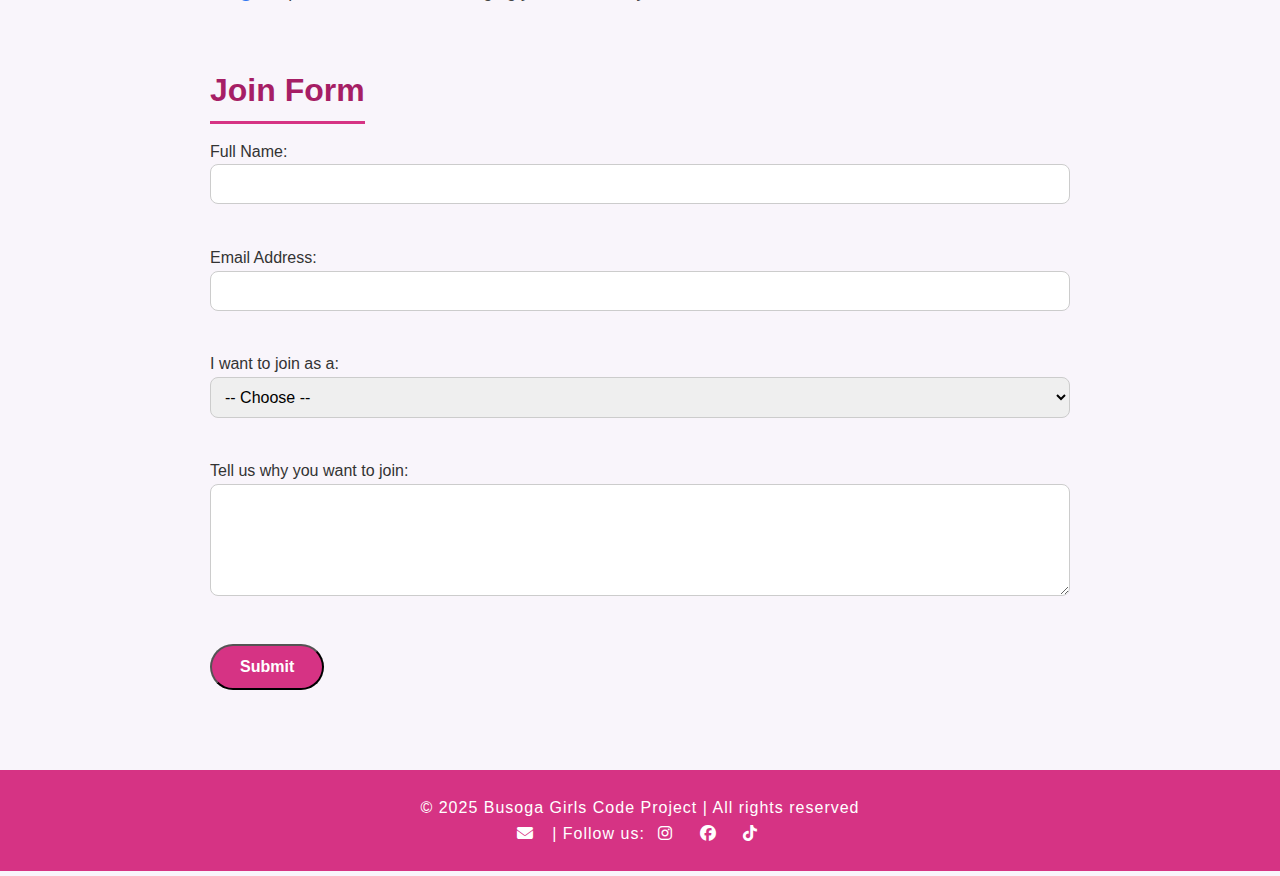
<file: join.html>
<!DOCTYPE html>
<html lang="en">
<head>
  <meta charset="UTF-8" />
  <meta name="viewport" content="width=device-width, initial-scale=1.0"/>
  <title>Join Us - Busoga Girls Code Project</title>
  <link rel="stylesheet" href="join.css" />
  <link rel="stylesheet" href="https://cdnjs.cloudflare.com/ajax/libs/font-awesome/6.5.0/css/all.min.css">
</head>
<body>

  <!-- Header / Navbar -->
  <header>
  <div class="nav-container">
    <div class="logo">
      <img src="images/logo bg.png" alt="Busoga Girls Code Logo" />
    </div>

    <!-- Menu button -->
    <div class="menu-wrapper">
      <button class="menu-toggle" id="menu-toggle">
        <i class="fas fa-bars"></i> Menu
      </button>
      <nav id="navbar" class="dropdown-menu">
        <a href="index.html">Home</a>
        <a href="about.html">About</a>
        <a href="skills.html">Skills</a>
        <a href="gallery.html">Gallery</a>
        <a href="programs.html">Programs</a>
        <a href="join.html">Join</a>
        <a href="contact.html">Donate</a>
        <a href="contact.html">Contact</a>
      </nav>
    </div>
  </div>
</header>

  </header>

  <!-- Hero Section -->
  <section class="hero" style="background-image: url('images/hero.jpg');">
    <div class="hero-text">
      <h1>Join Busoga Girls Code Project</h1>
      <p>Become part of a community where girls build, code, lead, and inspire.</p>
      <a href="#join-form" class="btn">Sign Up Today</a>
    </div>
  </section>

  <!-- Who Can Join -->
  <section class="section">
    <h2>Who Can Join?</h2>
    <p>We welcome girls of all ages interested in technology—whether beginners or experienced.  
       Curious, creative, or excited to learn? This is the place for you!</p>
    <p>Volunteers, mentors, and supporters are also encouraged to help our mission grow.</p>
  </section>

  <!-- How to Join -->
  <section class="section">
    <h2>How to Join</h2>
    <ul>
      <li>🌟 Student – Learn coding, robotics, and digital skills</li>
      <li>💡 Mentor – Guide or teach other girls</li>
      <li>🤝 Supporter – Donate, sponsor, or volunteer</li>
    </ul>
  </section>

  <!-- Benefits -->
  <section class="section">
    <h2>Why Join Us?</h2>
    <ul>
      <li>👩‍💻 Learn real-world tech skills</li>
      <li>🤝 Collaborate with amazing girls</li>
      <li>📚 Access free resources and workshops</li>
      <li>🎯 Work on real projects solving problems</li>
      <li>🌍 Be part of a movement changing your community</li>
    </ul>
  </section>

  <!-- Join Form -->
  <section class="section" id="join-form">
    <h2>Join Form</h2>
    <form action="#" method="post" class="join-form">
      <label for="name">Full Name:</label><br>
      <input type="text" id="name" name="name" required><br><br>

      <label for="email">Email Address:</label><br>
      <input type="email" id="email" name="email" required><br><br>

      <label for="role">I want to join as a:</label><br>
      <select id="role" name="role" required>
        <option value="">-- Choose --</option>
        <option value="student">Student</option>
        <option value="mentor">Mentor</option>
        <option value="supporter">Supporter</option>
      </select><br><br>

      <label for="message">Tell us why you want to join:</label><br>
      <textarea id="message" name="message" rows="5" required></textarea><br><br>

      <button type="submit" class="btn">Submit</button>
    </form>
  </section>

  <!-- Footer -->
 <footer>
    <p>© 2025 Busoga Girls Code Project | All rights reserved</p>
    <p>
      <a href="mailto:busogagirlscode@gmail.com" target="_blank"><i class="fas fa-envelope"></i></a> |
      Follow us:
      <a href="https://www.instagram.com/busogagirlscode" target="_blank"><i class="fab fa-instagram"></i></a>
      <a href="https://www.facebook.com/profile.php?id=61576781301948" target="_blank"><i class="fab fa-facebook"></i></a>
      <a href="https://www.tiktok.com/@busogacoders" target="_blank"><i class="fab fa-tiktok"></i></a>
    </p>
  </footer>

  <!-- Scripts -->
  <script>
    const toggle = document.getElementById('menu-toggle');
    const navbar = document.getElementById('navbar');
    toggle.addEventListener('click', () => {
      navbar.classList.toggle('show');
    });
  </script>
</body>
</html>
</file>
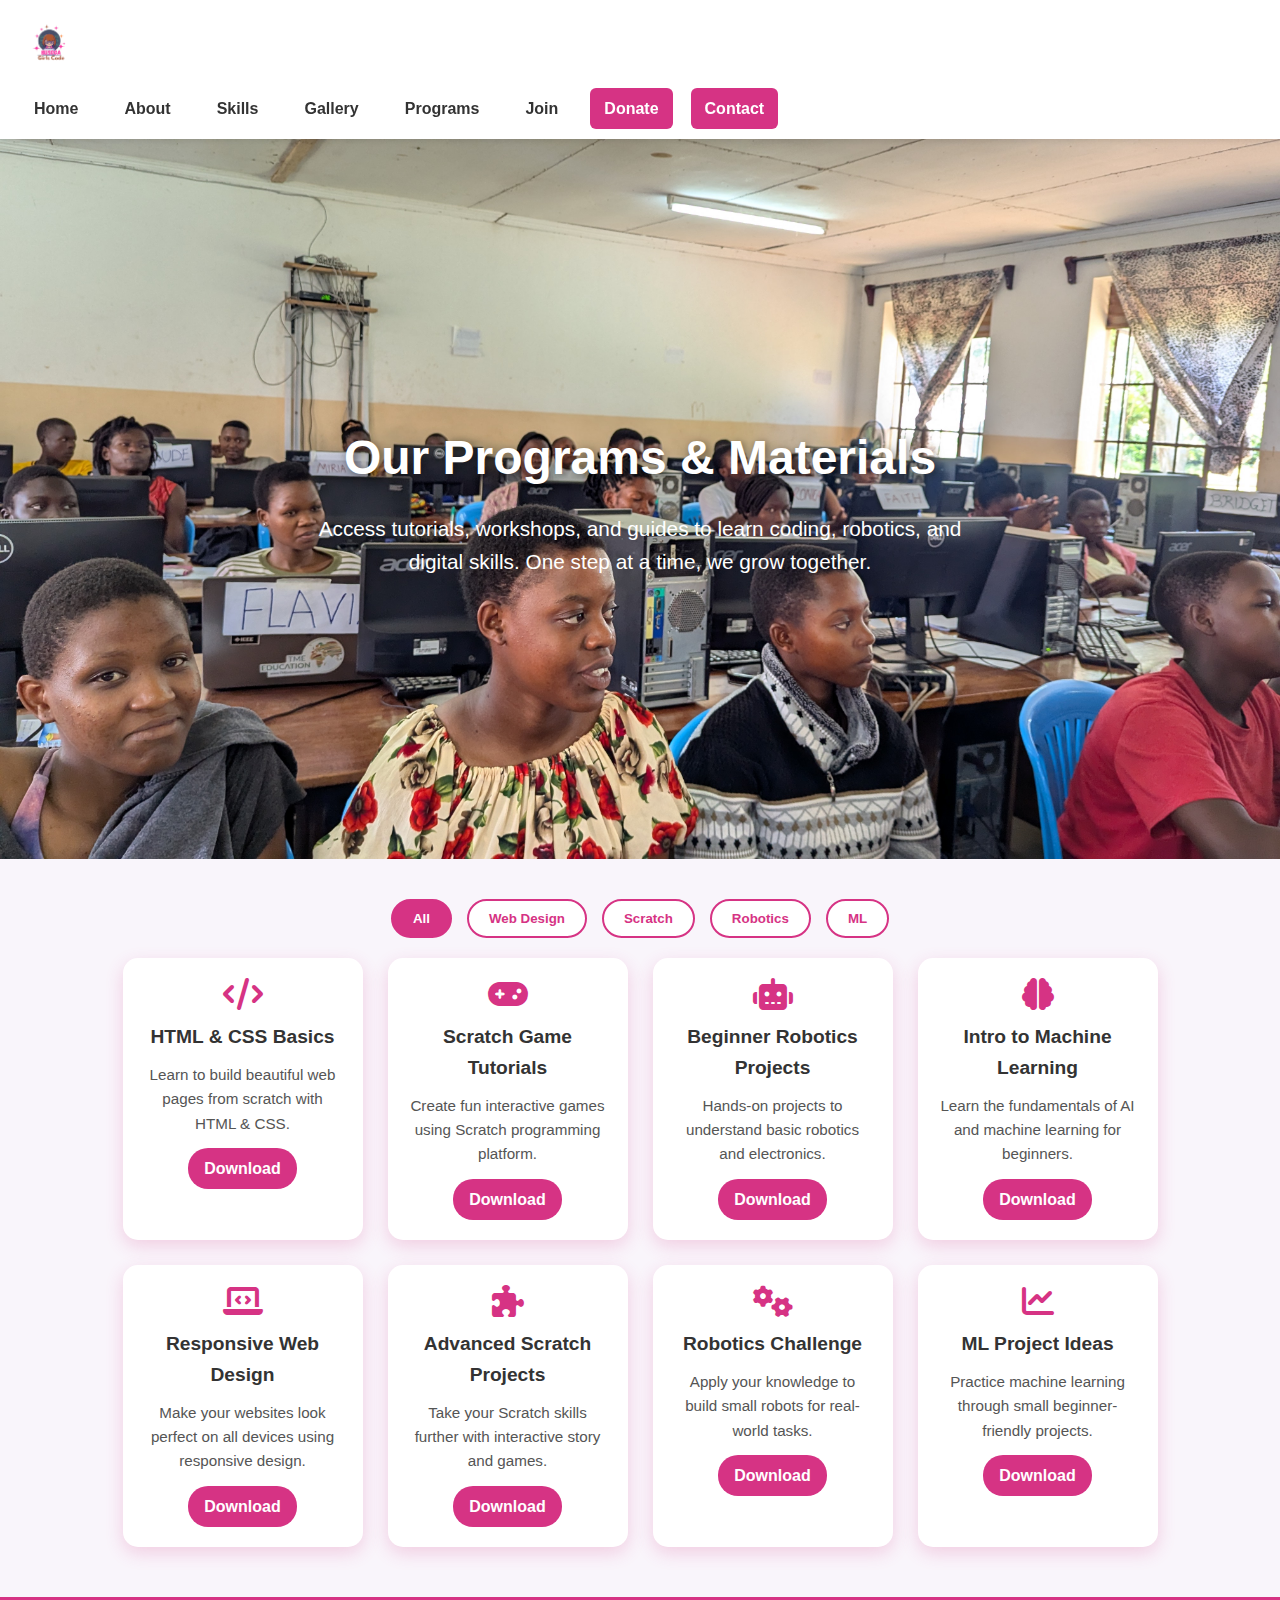
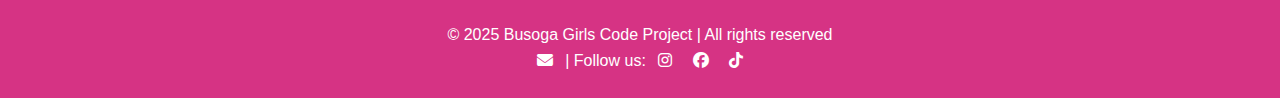
<file: programs.html>
<!DOCTYPE html>
<html lang="en">
<head>
  <meta charset="UTF-8" />
  <meta name="viewport" content="width=device-width, initial-scale=1.0"/>
  <title>Programs - Busoga Girls Code</title>
  <link rel="stylesheet" href="programs.css" />
  <link rel="stylesheet" href="https://cdnjs.cloudflare.com/ajax/libs/font-awesome/6.5.0/css/all.min.css">
</head>
<body>

  <!-- Header -->
 <header>
  <div class="nav-container">
    <div class="logo">
      <img src="images/logo bg.png" alt="Busoga Girls Code Logo" />
    </div>

    <!-- Menu Button -->
    <button class="menu-toggle" id="menu-toggle">
      <i class="fas fa-bars"></i> Menu
    </button>

    <!-- Navbar links -->
    <nav id="navbar">
      <a href="index.html">Home</a>
      <a href="about.html">About</a>
      <a href="skills.html">Skills</a>
      <a href="gallery.html">Gallery</a>
      <a href="programs.html">Programs</a>
      <a href="join.html">Join</a>
      <a href="contact.html" class="active">Donate</a>
      <a href="contact.html" class="active">Contact</a>
    </nav>
  </div>
</header>


  <!-- Hero Section -->
  <section class="hero">
    <h1>Our Programs & Materials</h1>
    <p>Access tutorials, workshops, and guides to learn coding, robotics, and digital skills. One step at a time, we grow together.</p>
  </section>

  <!-- Filter Buttons -->
  <div class="filter-buttons">
    <button class="filter-btn active" data-filter="all">All</button>
    <button class="filter-btn" data-filter="web">Web Design</button>
    <button class="filter-btn" data-filter="scratch">Scratch</button>
    <button class="filter-btn" data-filter="robotics">Robotics</button>
    <button class="filter-btn" data-filter="machine-learning">ML</button>
  </div>

  <!-- Materials Grid -->
  <section class="materials-grid">
    <div class="material-card web">
      <i class="fas fa-code"></i>
      <h3>HTML & CSS Basics</h3>
      <p>Learn to build beautiful web pages from scratch with HTML & CSS.</p>
      <a href="#">Download</a>
    </div>

    <div class="material-card scratch">
      <i class="fas fa-gamepad"></i>
      <h3>Scratch Game Tutorials</h3>
      <p>Create fun interactive games using Scratch programming platform.</p>
      <a href="#">Download</a>
    </div>

    <div class="material-card robotics">
      <i class="fas fa-robot"></i>
      <h3>Beginner Robotics Projects</h3>
      <p>Hands-on projects to understand basic robotics and electronics.</p>
      <a href="#">Download</a>
    </div>

    <div class="material-card ml">
      <i class="fas fa-brain"></i>
      <h3>Intro to Machine Learning</h3>
      <p>Learn the fundamentals of AI and machine learning for beginners.</p>
      <a href="#">Download</a>
    </div>

    <div class="material-card web">
      <i class="fas fa-laptop-code"></i>
      <h3>Responsive Web Design</h3>
      <p>Make your websites look perfect on all devices using responsive design.</p>
      <a href="#">Download</a>
    </div>

    <div class="material-card scratch">
      <i class="fas fa-puzzle-piece"></i>
      <h3>Advanced Scratch Projects</h3>
      <p>Take your Scratch skills further with interactive story and games.</p>
      <a href="#">Download</a>
    </div>

    <div class="material-card robotics">
      <i class="fas fa-cogs"></i>
      <h3>Robotics Challenge</h3>
      <p>Apply your knowledge to build small robots for real-world tasks.</p>
      <a href="#">Download</a>
    </div>

    <div class="material-card ml">
      <i class="fas fa-chart-line"></i>
      <h3>ML Project Ideas</h3>
      <p>Practice machine learning through small beginner-friendly projects.</p>
      <a href="#">Download</a>
    </div>
  </section>

  <!-- Footer -->
  <footer>
    <p>© 2025 Busoga Girls Code Project | All rights reserved</p>
    <p>
      <a href="mailto:busogagirlscode@gmail.com" target="_blank"><i class="fas fa-envelope"></i></a> |
      Follow us:
      <a href="https://www.instagram.com/busogagirlscode" target="_blank"><i class="fab fa-instagram"></i></a>
      <a href="https://www.facebook.com/profile.php?id=61576781301948" target="_blank"><i class="fab fa-facebook"></i></a>
      <a href="https://www.tiktok.com/@busogacoders" target="_blank"><i class="fab fa-tiktok"></i></a>
    </p>
  </footer>

  <!-- Script for Mobile Menu & Filter -->
  <script>
    // Mobile menu toggle
    const toggle = document.getElementById('menu-toggle');
    const navbar = document.querySelector('nav');
    toggle.addEventListener('click', () => navbar.classList.toggle('show'));

    // Filter Materials
    const filterBtns = document.querySelectorAll('.filter-btn');
    const materialCards = document.querySelectorAll('.material-card');

    filterBtns.forEach(btn => {
      btn.addEventListener('click', () => {
        filterBtns.forEach(b => b.classList.remove('active'));
        btn.classList.add('active');
        const filter = btn.dataset.filter;
        materialCards.forEach(card => {
          if(filter === 'all' || card.classList.contains(filter)) {
            card.style.display = 'flex';
          } else {
            card.style.display = 'none';
          }
        });
      });
    });
  </script>

</body>
</html>
</file>
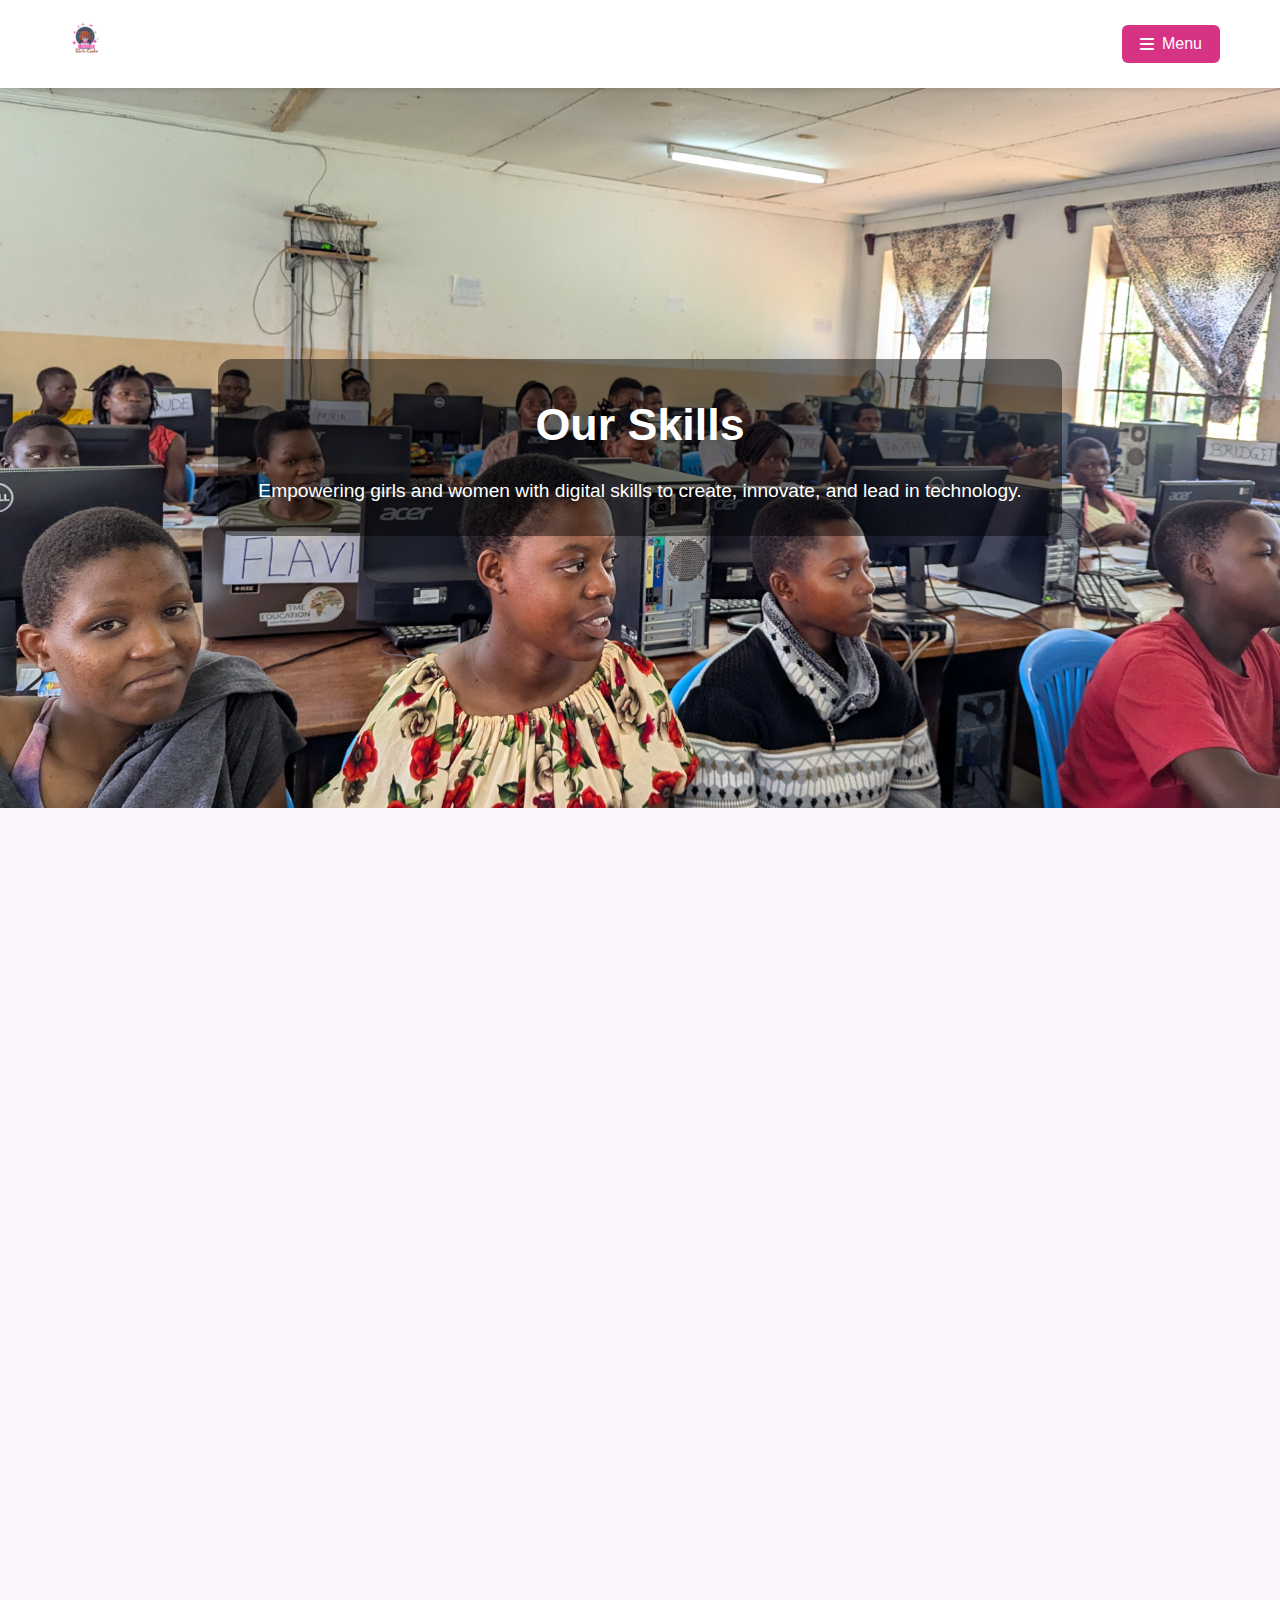
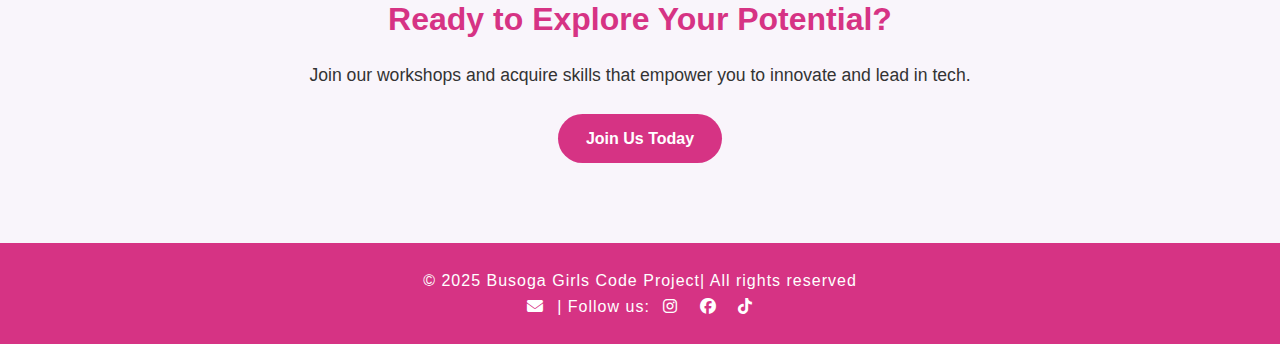
<file: skills.html>
<!DOCTYPE html>
<html lang="en">
<head>
  <meta charset="UTF-8" />
  <meta name="viewport" content="width=device-width, initial-scale=1.0"/>
  <title>Skills - Busoga Girls Code Project</title>
  <link rel="stylesheet" href="skills.css" />
  <link rel="stylesheet" href="https://cdnjs.cloudflare.com/ajax/libs/font-awesome/6.5.0/css/all.min.css">
</head>
<body>

  <!-- Header / Navbar -->
  <header>
  <div class="nav-container">
    <div class="logo">
      <img src="images/logo bg.png" alt="Busoga Girls Code Logo" />
    </div>

    <!-- Menu Button -->
    <button class="menu-toggle" id="menu-toggle">
      <i class="fas fa-bars"></i> Menu
    </button>

    <!-- Navbar links -->
    <nav id="navbar">
      <a href="index.html">Home</a>
      <a href="about.html">About</a>
      <a href="skills.html">Skills</a>
      <a href="gallery.html">Gallery</a>
      <a href="programs.html">Programs</a>
      <a href="join.html">Join</a>
      <a href="contact.html" class="active">Donate</a>
      <a href="contact.html" class="active">Contact</a>
    </nav>
  </div>
</header>


  <!-- Hero Section -->
<section class="hero" style="background-image: url('images/hero.jpg');">
    <div class="hero-text">
      <h1>Our Skills</h1>
      <p>Empowering girls and women with digital skills to create, innovate, and lead in technology.</p>
    </div>
  </section>

  <!-- Skills Section -->
  <section class="section skills-section">
    <div class="skills-container">
      <div class="skill-card" style="animation-delay: 0s;">
        <img src="images/class.jpg" alt="Web Development">
        <h3>Web Development</h3>
        <p>Learn HTML, CSS, and JavaScript to build responsive and beautiful websites.</p>
      </div>

      <div class="skill-card" style="animation-delay: 0.2s;">
        <img src="images/scratch.jpg" alt="Game Development">
        <h3>Game Development</h3>
        <p>Create fun and interactive games using Scratch and beginner-friendly logic.</p>
      </div>

      <div class="skill-card" style="animation-delay: 0.4s;">
        <img src="images/robotics.jpg" alt="Robotics & Electronics">
        <h3>Robotics & Electronics</h3>
        <p>Build circuits and mini-robotics projects to explore STEM hands-on.</p>
      </div>

      <div class="skill-card" style="animation-delay: 0.6s;">
        <img src="images/rename.jpg" alt="Digital Literacy">
        <h3>Digital Literacy</h3>
        <p>Master Microsoft Office, Google Workspace, and essential digital skills.</p>
      </div>

      <div class="skill-card" style="animation-delay: 0.8s;">
        <img src="images/liz.jpg" alt="Programming">
        <h3>Intro to Programming</h3>
        <p>Learn Python basics and create small projects while improving logic skills.</p>
      </div>

      <div class="skill-card" style="animation-delay: 1s;">
        <img src="images/gilrls5.jpg" alt="Creative Design">
        <h3>Creative Design</h3>
        <p>Use Canva and Photoshop to design graphics, posters, and digital projects.</p>
      </div>
    </div>
  </section>

  <!-- Call-to-Action -->
  <section class="section join-section">
    <h2>Ready to Explore Your Potential?</h2>
    <p>Join our workshops and acquire skills that empower you to innovate and lead in tech.</p>
    <a href="join.html" class="btn">Join Us Today</a>
  </section>

  <!-- Footer -->
  <footer>
    <p>© 2025 Busoga Girls Code Project| All rights reserved</p>
    <p>
      <a href="mailto:busogagirlscode@gmail.com" target="_blank"><i class="fas fa-envelope"></i></a>
      |
      Follow us:
      <a href="https://www.instagram.com/busogagirlscode" target="_blank"><i class="fab fa-instagram"></i></a>
      <a href="https://www.facebook.com/profile.php?id=61576781301948" target="_blank"><i class="fab fa-facebook"></i></a>
      <a href="https://www.tiktok.com/@busogacoders" target="_blank"><i class="fab fa-tiktok"></i></a>
    </p>
  </footer>

  <script>
    const toggle = document.getElementById('menu-toggle');
    const navbar = document.getElementById('navbar');
    toggle.addEventListener('click', () => {
      navbar.classList.toggle('show');
    });
  </script>

</body>
</html>
</file>
<file: style.css>
/* ========== RESET & BASE ========== */
* {
  margin: 0;
  padding: 0;
  box-sizing: border-box;
}

body {
  font-family: 'Segoe UI', Tahoma, Geneva, Verdana, sans-serif;
  line-height: 1.6;
  background: #f9f5fb;
  color: #333;
  scroll-behavior: smooth;
  min-height: 100vh;
}

/* LINKS */
a {
  color: #d63384;
  text-decoration: none;
  transition: color 0.3s ease;
}

a:hover, a.active {
  color: #a61e65;
}

/* ========== HEADER & NAVIGATION ========== */
header {
  display: flex;
  flex-direction: column;
  align-items: center;
  padding: 5px 0; /* smaller top/bottom padding */
}

.logo img {
  height: 100px; /* adjust as needed */
  width: auto;
  display: block;
  margin-bottom: 0;
  padding-bottom: 0;
}


nav {
  display: flex;
  justify-content: center;
  align-items: center;
  gap: 10px;
  padding: 4px 0; /* reduce vertical space */
}

nav a {
  font-weight: 600;
  font-size: 0.95rem;
  padding: 4px 8px;
  border-radius: 6px;
  text-decoration: none;
  color: #333;
  transition: background-color 0.3s;
}

nav a.active,
nav a:hover {
  background-color: #d63384;
  color: white;
}
/* ========== HERO SECTION ========== */
.hero {
  position: relative;
  padding: 60px 30px;
  text-align: left;
  border-radius: 0 0 40px 40px;
  margin-bottom: 40px;
  box-shadow: 0 6px 18px rgba(214, 51, 132, 0.5);

  background: url("images/hero.jpg") center center/cover no-repeat;
  color: white;
  
}
.hero::before {
  content: "";
  position: absolute;
  inset: 0;

  border-radius: 0 0 40px 40px;
  z-index: 0;
}
.hero-content {
  position: relative;
  z-index: 1;
  display: block; /* or flex if you want */
  max-width: 800px;
  margin: 0 auto;
}


.hero-text {
  flex: 1;
  min-width: 280px;
}

.hero-text h1 {
  font-size: 2.5rem;
  margin-bottom: 15px;
  letter-spacing: 1.5px;
  font-weight: 700;
}

.hero-text p {
  font-size: 1.2rem;
  max-width: 600px;
  margin-bottom: 25px;
  font-weight: 400;
  line-height: 1.6;
}

.hero .btn {
  display: inline-block;
  font-size: 1rem;
  padding: 8px 16px;
  border-radius: 6px;
  background-color: white;
  color: #d63384;
  text-decoration: none;
  font-weight: 600;
  transition: background-color 0.3s ease, color 0.3s ease;
  border: none;
  cursor: pointer;
}

.hero .btn:hover {
  background-color:  #be8fa8;
  color: #a61e65;
}

.hero-image {
  flex: 1;
  text-align: center;
  min-width: 280px;
}

.hero-image img {
  max-width: 100%;
  height: auto;
  border-radius: 20px;
  box-shadow: 0 6px 12px rgba(0,0,0,0.2);
}


/* ========== SECTIONS ========== */
.section {
  max-width: 900px;
  margin: 0 auto 50px;
  padding: 0 20px;
}

.section h2 {
  font-size: 2rem;
  margin-bottom: 20px;
  color: #a61e65;
  border-bottom: 3px solid #d63384;
  display: inline-block;
  padding-bottom: 5px;
}

.section p, 
.section ul {
  font-size: 1.1rem;
  margin-bottom: 20px;
  color: #444;
}

.section ul {
  list-style-type: disc;
  padding-left: 20px;
}

.section ul li {
  margin-bottom: 10px;
}

/* ========== BUTTONS ========== */
.btn {
  background-color: #d63384;
  color: white;
  padding: 14px 30px;
  border: none;
  border-radius: 30px;
  font-size: 1.1rem;
  font-weight: 600;
  cursor: pointer;
  transition: background-color 0.3s ease;
  display: inline-block;
}

.btn:hover {
  background-color: #a61e65;
}

/* ========== FORMS ========== */
form {
  max-width: 600px;
  margin-top: 15px;
}

form label {
  display: block;
  margin-bottom: 6px;
  font-weight: 600;
  color: #a61e65;
}

form input[type="text"],
form input[type="email"],
form select,
form textarea {
  width: 100%;
  padding: 12px;
  margin-bottom: 20px;
  border: 1.8px solid #d63384;
  border-radius: 10px;
  font-size: 1rem;
  transition: border-color 0.3s ease;
  resize: vertical;
}

form input[type="text"]:focus,
form input[type="email"]:focus,
form select:focus,
form textarea:focus {
  border-color: #a61e65;
  outline: none;
}

/* ========== GALLERY ========== */
.gallery-grid {
  display: grid;
  grid-template-columns: repeat(auto-fit, minmax(250px, 1fr));
  gap: 20px;
  padding: 0 30px 50px;
  max-width: 1200px;
  margin: 0 auto;
}

.gallery-item {
  background: white;
  border-radius: 12px;
  overflow: hidden;
  box-shadow: 0 4px 10px rgba(0,0,0,0.1);
  transition: transform 0.3s ease;
}

.gallery-item:hover {
  transform: scale(1.03);
}

.gallery-item img {
  width: 100%;
  height: 200px;
  object-fit: cover;
}

.gallery-item p {
  padding: 12px;
  font-weight: 500;
  text-align: center;
  color: #555;
}

/* ========== CONTACT PAGE LAYOUT ========== */
.contact-container {
  display: flex;
  flex-wrap: wrap;
  gap: 40px;
  padding: 0 30px 60px;
  max-width: 1100px;
  margin: 0 auto 80px;
  background-color: white;
  border-radius: 15px;
  box-shadow: 0 4px 15px rgba(214,51,132,0.15);
}

.contact-form, .contact-info {
  flex: 1 1 400px;
  padding: 20px;
}

.contact-form h2, .contact-info h2 {
  color: #a61e65;
  margin-bottom: 20px;
}

.contact-form button {
  width: 100%;
}

.contact-info p, .contact-info ul {
  font-size: 1.1rem;
  color: #444;
  margin-bottom: 15px;
}

.contact-info a {
  color: #d63384;
  text-decoration: none;
  transition: color 0.3s ease;
}

.contact-info a:hover {
  color: #a61e65;
}

.contact-info ul {
  list-style: none;
  padding-left: 0;
}

.contact-info ul li {
  margin-bottom: 8px;
  display: flex;
  align-items: center;
  gap: 8px;
}

.social-links i {
  font-size: 1.2rem;
  color: #d63384;
}



/* ========== FOOTER ========== */
footer {
  background-color: #d63384;
  color: white;
  text-align: center;
  padding: 25px 20px;
  font-size: 1rem;
  letter-spacing: 1px;
  box-shadow: inset 0 1px 0 #a61e65;
  user-select: none;
}

/* Styling for links inside footer */
footer a {
  color: white;
  margin: 0 8px;
  text-decoration: none;
  transition: color 0.3s ease;
}

/* Hover effect for links */
footer a:hover {
  color: #ffc0cb; /* Light pink on hover, matches the tone */
}

/* Icons spacing */
footer i {
  margin-right: 5px;
}


/* ========== RESPONSIVE ========== */
@media (max-width: 768px) {
  header {
    flex-wrap: wrap;
  }

  nav {
    margin-top: 12px;
    width: 100%;
    text-align: center;
  }

  nav a {
    margin: 10px 15px;
    display: inline-block;
  }

  .contact-container {
    flex-direction: column;
  }
}

@media (max-width: 400px) {
  .hero h1 {
    font-size: 2rem;
  }

  .hero p {
    font-size: 1.1rem;
  }

  nav a {
    font-size: 0.9rem;
  }
}
</file>
<file: about.css>
/* =========================
   RESET & BASE
========================= */
* {
  margin: 0;
  padding: 0;
  box-sizing: border-box;
}

body {
  font-family: 'Poppins', sans-serif;
  line-height: 1.6;
  background-color: #fef9fb;
  color: #333;
  scroll-behavior: smooth;
}

/* =========================
   NAVBAR
========================= */
/* ===== NAVBAR ===== */
header {
  background-color: #fff;
  box-shadow: 0 2px 5px rgba(0,0,0,0.1);
  position: sticky;
  top: 0;
  z-index: 1000;
}

.nav-container {
  max-width: 1200px;
  margin: auto;
  padding: 10px 20px;
  display: flex;
  align-items: center;
  justify-content: space-between;
}

.logo img {
  height: 60px;
}

/* Menu button */
.menu-toggle {
  background-color: #d63384;
  border: none;
  color: white;
  padding: 10px 18px;
  font-size: 16px;
  cursor: pointer;
  border-radius: 6px;
  display: flex;
  align-items: center;
  gap: 8px;
  transition: 0.3s ease;
}

.menu-toggle:hover {
  background-color:  #d63384;
}

/* Dropdown menu */
.dropdown-menu {
  display: none;
  position: absolute;
  right: 20px;
  top: 80px;
  background-color: #fff;
  border-radius: 8px;
  box-shadow: 0 5px 15px rgba(0,0,0,0.2);
  flex-direction: column;
  min-width: 180px;
  padding: 10px 0;
  z-index: 1001;
}

.dropdown-menu a {
  padding: 12px 20px;
  display: block;
  color: #333;
  text-decoration: none;
  font-weight: 500;
  transition: 0.3s;
}

.dropdown-menu a:hover {
  background-color: #d63384;
  color: white;
  border-radius: 4px;
}

/* Show menu when active */
.dropdown-menu.show {
  display: flex;
}

/* Responsive adjustments */
@media (max-width: 768px) {
  .menu-toggle {
    font-size: 15px;
  }

  .dropdown-menu {
    right: 10px;
    top: 70px;
  }
}


/* =========================
   HERO SLIDESHOW
========================= */
.hero-slider {
  position: relative;
  width: 100%;
  height: 85vh;
  overflow: hidden;
}

.slide {
  display: none;
  width: 100%;
  height: 100%;
  background-size: cover;
  background-position: center;
  align-items: center;
  justify-content: center;
}

.hero-text {
  background: rgba(0,0,0,0.5);
  padding: 40px;
  border-radius: 15px;
  text-align: center;
  animation: fadeIn 1.5s ease;
  color: #fff;
}

.hero-text h1 {
  font-size: 3rem;
  margin-bottom: 15px;
}

.hero-text p {
  font-size: 1.2rem;
}

/* =========================
   SECTIONS
========================= */
.section {
  max-width: 1200px;
  margin: 60px auto;
  padding: 40px 20px;
  border-radius: 15px;
  animation: fadeIn 1s ease forwards;
}

.section:nth-child(even) {
  background-color: #fff0f6;
}

/* Headings */
.section h2 {
  font-size: 2rem;
  color: #d63384;
  margin-bottom: 25px;
  text-align: center;
}

/* =========================
   LISTINGS (GOALS & IMPACT)
========================= */
.section ul {
  display: flex;
  flex-wrap: wrap;
  justify-content: center;
  gap: 20px;
  list-style: none;
  padding: 0;
}

.section ul li {
  background-color: #fff;
  padding: 20px;
  border-radius: 15px;
  box-shadow: 0 6px 18px rgba(0,0,0,0.08);
  font-size: 1rem;
  min-width: 250px;
  text-align: center;
  transition: transform 0.3s ease, box-shadow 0.3s ease;
}

.section ul li:hover {
  transform: translateY(-5px);
  box-shadow: 0 14px 28px rgba(214,51,132,0.2);
}

/* =========================
   TEAM SECTION
========================= */
.team-container {
  display: flex;
  flex-wrap: wrap;
  justify-content: center;
  gap: 30px;
  margin-top: 40px;
}

.team-member {
  background-color: #fff;
  border-radius: 15px;
  box-shadow: 0 6px 18px rgba(0,0,0,0.08);
  text-align: center;
  width: 220px;
  padding: 20px;
  transition: transform 0.3s ease, box-shadow 0.3s ease;
}

.team-member:hover {
  transform: translateY(-8px);
  box-shadow: 0 16px 32px rgba(214,51,132,0.2);
}

.team-member img {
  width: 150px;
  height: 150px;
  border-radius: 50%;
  object-fit: cover;
  margin-bottom: 12px;
  border: 3px solid #d63384;
}

.team-member h3 {
  color: #d63384;
  margin-bottom: 6px;
}

.team-member p {
  font-size: 0.95rem;
  color: #555;
}

/* =========================
   FOOTER
========================= */
footer {
  background: linear-gradient(90deg, #d63384, #ff6f9c);
  color: #fff;
  text-align: center;
  padding: 30px 20px;
  font-size: 1rem;
}

footer a {
  color: #fff;
  margin: 0 8px;
  text-decoration: none;
}

footer a:hover {
  color: #ffe6f0;
}

/* =========================
   ANIMATIONS
========================= */
@keyframes fadeIn {
  from {opacity: 0; transform: translateY(20px);}
  to {opacity: 1; transform: translateY(0);}
}

/* =========================
   RESPONSIVE
========================= */
@media (max-width: 900px) {
  .section ul li {
    min-width: 200px;
  }
}

@media (max-width: 768px) {
  .menu-toggle {
    display: block;
  }

  nav {
    display: none;
    flex-direction: column;
    background-color: #fff;
    width: 100%;
    position: absolute;
    top: 80px;
    left: 0;
    box-shadow: 0 4px 10px rgba(0,0,0,0.1);
  }

  nav.show {
    display: flex;
  }

  nav a {
    padding: 15px;
    width: 100%;
    text-align: center;
  }

  .team-container {
    flex-direction: column;
    align-items: center;
  }
}
</file>
<file: contact.css>
/* =========================
   RESET & BASE
========================= */
* { margin:0; padding:0; box-sizing:border-box; }
body {
  font-family: 'Segoe UI', Tahoma, Geneva, Verdana, sans-serif;
  line-height:1.6;
  background:#f9f5fb;
  color:#333;
  scroll-behavior:smooth;
}

/* =========================
   NAVBAR
========================= */
/* ===== NAVBAR ===== */
header {
  background-color: #fff;
  box-shadow: 0 2px 5px rgba(0,0,0,0.1);
  position: sticky;
  top: 0;
  z-index: 1000;
}

.nav-container {
  max-width: 1200px;
  margin: auto;
  padding: 10px 20px;
  display: flex;
  align-items: center;
  justify-content: space-between;
}

.logo img {
  height: 60px;
}

/* Menu button */
.menu-toggle {
  background-color:#d63384;
  border: none;
  color: white;
  padding: 10px 18px;
  font-size: 16px;
  cursor: pointer;
  border-radius: 6px;
  display: flex;
  align-items: center;
  gap: 8px;
  transition: 0.3s ease;
}

.menu-toggle:hover {
  background-color:#d63384;
}

/* Dropdown menu */
.dropdown-menu {
  display: none;
  position: absolute;
  right: 20px;
  top: 80px;
  background-color: #fff;
  border-radius: 8px;
  box-shadow: 0 5px 15px rgba(0,0,0,0.2);
  flex-direction: column;
  min-width: 180px;
  padding: 10px 0;
  z-index: 1001;
}

.dropdown-menu a {
  padding: 12px 20px;
  display: block;
  color: #333;
  text-decoration: none;
  font-weight: 500;
  transition: 0.3s;
}

.dropdown-menu a:hover {
  background-color:#d63384;
  color: white;
  border-radius: 4px;
}

/* Show menu when active */
.dropdown-menu.show {
  display: flex;
}

/* Responsive adjustments */
@media (max-width: 768px) {
  .menu-toggle {
    font-size: 15px;
  }

  .dropdown-menu {
    right: 10px;
    top: 70px;
  }
}


/* =========================
   HERO SECTION
========================= */
.hero {
  height:70vh;
  width:100%;
  background-size:cover;
  background-position:center;
  display:flex;
  justify-content:center;
  align-items:center;
  text-align:center;
  position:relative;
  color:white;
}
.hero::after {
  content:'';
  position:absolute;
  inset:0;
  background:rgba(0,0,0,0.45);
}
.hero-text { position:relative; z-index:1; max-width:800px; padding:20px; border-radius:15px; }
.hero h1 { font-size:3rem; margin-bottom:15px; animation:fadeInDown 1s ease forwards; }
.hero p { font-size:1.3rem; margin-bottom:20px; animation:fadeInUp 1.2s ease forwards; }


@keyframes fadeInDown { from{opacity:0; transform:translateY(-30px);} to{opacity:1; transform:translateY(0);} }
@keyframes fadeInUp { from{opacity:0; transform:translateY(30px);} to{opacity:1; transform:translateY(0);} }

/* =========================
   CONTACT SECTION
========================= */
.contact-section { max-width:1000px; margin:60px auto; padding:0 20px; }
.contact-container { display:flex; flex-wrap:wrap; gap:40px; background:#fff; padding:30px; border-radius:15px; box-shadow:0 6px 20px rgba(0,0,0,0.1); }
.contact-form, .contact-info { flex:1 1 400px; }
.contact-form h2, .contact-info h2 { font-size:2rem; color:#a61e65; border-bottom:3px solid #d63384; display:inline-block; margin-bottom:15px; }
.contact-form label { margin:10px 0 5px; font-weight:600; }
.contact-form input, .contact-form textarea { width:100%; padding:10px; border-radius:8px; border:1px solid #ccc; margin-bottom:15px; font-size:1rem; }
.contact-form button.btn { background:#d63384; color:white; padding:12px 28px; border-radius:30px; font-weight:600; transition:0.3s; cursor:pointer; }
.contact-form button.btn:hover { background:#a61e65; transform:scale(1.05); }
.contact-info p, .contact-info a { font-size:1rem; color:#333; margin-bottom:10px; display:block; }
.contact-info ul.social-links { list-style:none; padding:0; }
.contact-info ul.social-links li { margin-bottom:10px; }
.contact-info ul.social-links li a { text-decoration:none; color:#333; transition:0.3s; }
.contact-info ul.social-links li a:hover { color:#d63384; }

/* Map */
.map { margin-top:20px; border-radius:12px; overflow:hidden; }

/* =========================
   FOOTER
========================= */
footer { background:#d63384; color:white; text-align:center; padding:25px 20px; font-size:1rem; letter-spacing:1px; margin-top:40px; }
footer a { color:white; margin:0 8px; text-decoration:none; }
footer a:hover { color:#ffc0cb; }
footer i { margin-right:5px; }

/* =========================
   RESPONSIVE
========================= */
@media(max-width:768px) {
  .menu-toggle { display:block; }
  nav { display:none; flex-direction:column; background:#fff; width:100%; position:absolute; top:80px; left:0; }
  nav.show { display:flex; }
  nav a { width:100%; text-align:center; padding:15px; }
  .contact-container { flex-direction:column; }
  .contact-form, .contact-info { flex:1 1 100%; }
}
</file>
<file: gallery.css>
/* =========================
   RESET & BASE
========================= */
* {
  margin: 0;
  padding: 0;
  box-sizing: border-box;
}

body {
  font-family: 'Segoe UI', Tahoma, Geneva, Verdana, sans-serif;
  line-height: 1.6;
  background: #f9f5fb;
  color: #333;
  scroll-behavior: smooth;
}

/* =========================
   NAVBAR
========================= */
header {
  background-color: #fff;
  box-shadow: 0 2px 6px rgba(0,0,0,0.1);
  position: sticky;
  top: 0;
  z-index: 1000;
  display: flex;
  justify-content: space-between;
  align-items: center;
  padding: 10px 40px;
}

header .logo img {
  height: 70px;
  width: auto;
}

nav {
  display: flex;
  gap: 18px;
}

nav a {
  font-weight: 600;
  font-size: 1rem;
  padding: 8px 14px;
  border-radius: 6px;
  color: #333;
  text-decoration: none;
  transition: background-color 0.3s ease;
}

nav a:hover,
nav a.active {
  background-color: #d63384;
  color: #fff;
}

.menu-toggle {
  display: none;
  background: none;
  border: none;
  font-size: 1.8rem;
  color: #d63384;
  cursor: pointer;
}

/* =========================
   HERO SECTION
========================= */
.hero2 {
  height: 80vh;
  width: 100%;
  background-image: url('images/hero.jpg'); /* your hero image */
  background-size: cover;
  background-position: center;
  display: flex;
  flex-direction: column;
  justify-content: center;
  align-items: center;
  text-align: center;
  color: white;
  position: relative;
}

.hero2::after {
  content: '';
  position: absolute;
  inset: 0;
  background: rgba(0,0,0,0.45);
}

.hero2 h1,
.hero2 p {
  position: relative;
  z-index: 1;
  margin-bottom: 15px;
}

.hero2 h1 {
  font-size: 3rem;
  animation: fadeInDown 1s ease forwards;
}

.hero2 p {
  font-size: 1.3rem;
  animation: fadeInUp 1.2s ease forwards;
}

/* Hero animations */
@keyframes fadeInDown {
  from { opacity: 0; transform: translateY(-30px); }
  to { opacity: 1; transform: translateY(0); }
}
@keyframes fadeInUp {
  from { opacity: 0; transform: translateY(30px); }
  to { opacity: 1; transform: translateY(0); }
}

/* =========================
   GALLERY GRID
========================= */
.gallery-grid {
  max-width: 1200px;
  margin: 60px auto;
  display: flex;
  flex-wrap: wrap;
  gap: 25px;
  justify-content: center;
}

.gallery-item {
  background: #fff;
  border-radius: 12px;
  padding: 10px;
  text-align: center;
  width: 250px;
  box-shadow: 0 6px 15px rgba(214, 51, 132, 0.2);
  transition: transform 0.3s ease, box-shadow 0.3s ease;
  opacity: 0;
  transform: translateY(20px);
  animation: fadeInUp 0.5s forwards;
}

.gallery-item:hover {
  transform: translateY(-5px) scale(1.05);
  box-shadow: 0 12px 25px rgba(214, 51, 132, 0.3);
}

.gallery-item img {
  width: 100%;
  height: 180px; /* smaller than full size */
  object-fit: cover;
  border-radius: 10px;
  margin-bottom: 10px;
}

/* Staggered animation for gallery items */
.gallery-item:nth-child(1) { animation-delay: 0.1s; }
.gallery-item:nth-child(2) { animation-delay: 0.3s; }
.gallery-item:nth-child(3) { animation-delay: 0.5s; }
.gallery-item:nth-child(4) { animation-delay: 0.7s; }
.gallery-item:nth-child(5) { animation-delay: 0.9s; }
.gallery-item:nth-child(6) { animation-delay: 1.1s; }
.gallery-item:nth-child(7) { animation-delay: 1.3s; }
.gallery-item:nth-child(8) { animation-delay: 1.5s; }

/* =========================
   FOOTER
========================= */
footer {
  background-color: #d63384;
  color: white;
  text-align: center;
  padding: 25px 20px;
  font-size: 1rem;
  letter-spacing: 1px;
  margin-top: 80px;
}

footer a {
  color: white;
  margin: 0 8px;
  text-decoration: none;
}

footer a:hover { color: #ffc0cb; }
footer i { margin-right: 5px; }

/* =========================
   RESPONSIVE
========================= */
@media (max-width: 900px) {
  .hero2 h1 { font-size: 2.2rem; }
  .hero2 p { font-size: 1rem; }
}

@media (max-width: 768px) {
  .menu-toggle { display: block; }
  nav {
    display: none;
    flex-direction: column;
    background-color: white;
    width: 100%;
    position: absolute;
    top: 80px;
    left: 0;
    box-shadow: 0 4px 10px rgba(0,0,0,0.1);
  }
  nav.show { display: flex; }
  nav a { padding: 15px; text-align: center; width: 100%; }

  .gallery-grid { flex-direction: column; align-items: center; gap: 20px; }
  .gallery-item { width: 90%; }
}
</file>
<file: join.css>
/* =========================
   RESET & BASE
========================= */
* { margin:0; padding:0; box-sizing:border-box; }
body {
  font-family: 'Segoe UI', Tahoma, Geneva, Verdana, sans-serif;
  line-height:1.6;
  background:#f9f5fb;
  color:#333;
  scroll-behavior:smooth;
}

/* =========================
   NAVBAR
========================= */
header {
  background:#fff;
  box-shadow:0 2px 6px rgba(0,0,0,0.1);
  position:sticky;
  top:0;
  z-index:1000;
}
.nav-container {
  display:flex;
  justify-content:space-between;
  align-items:center;
  padding:10px 40px;
}
.logo img { height:70px; width:auto; }
nav { display:flex; gap:18px; }
nav a {
  font-weight:600;
  font-size:1rem;
  padding:8px 14px;
  border-radius:6px;
  color:#333;
  text-decoration:none;
  transition:background-color 0.3s ease;
}
nav a:hover, nav a.active { background:#d63384; color:#fff; }
.menu-toggle { display:none; background:none; border:none; font-size:1.8rem; color:#d63384; cursor:pointer; }

/* =========================
   HERO SECTION
========================= */
.hero {
  height:80vh;
  width:100%;
  background-size:cover;
  background-position:center;
  display:flex;
  justify-content:center;
  align-items:center;
  text-align:center;
  position:relative;
  color:white;
}
.hero::after {
  content:'';
  position:absolute;
  inset:0;
  background:rgba(0,0,0,0.45);
}
.hero-text { position:relative; z-index:1; max-width:800px; padding:20px; border-radius:15px; }
.hero h1 { font-size:3rem; margin-bottom:15px; animation:fadeInDown 1s ease forwards; }
.hero p { font-size:1.3rem; margin-bottom:20px; animation:fadeInUp 1.2s ease forwards; }
.hero .btn { background:#d63384; padding:12px 28px; color:#fff; border-radius:30px; text-decoration:none; font-weight:600; transition:all 0.3s ease; }
.hero .btn:hover { background:#a61e65; transform:scale(1.05); }

@keyframes fadeInDown { from{opacity:0; transform:translateY(-30px);} to{opacity:1; transform:translateY(0);} }
@keyframes fadeInUp { from{opacity:0; transform:translateY(30px);} to{opacity:1; transform:translateY(0);} }

/* =========================
   SECTIONS
========================= */
.section { max-width:900px; margin:60px auto; padding:0 20px; text-align:left; }
.section h2 { font-size:2rem; color:#a61e65; border-bottom:3px solid #d63384; display:inline-block; padding-bottom:5px; margin-bottom:15px; }
.section p, .section ul { font-size:1.1rem; color:#444; margin-bottom:15px; }
.section ul { list-style-type:disc; padding-left:25px; }
.section ul li { margin-bottom:10px; }

/* =========================
   JOIN FORM
========================= */
.join-form input, .join-form select, .join-form textarea {
  width:100%;
  padding:10px;
  border:1px solid #ccc;
  border-radius:8px;
  margin-bottom:15px;
  font-size:1rem;
}
.join-form button.btn {
  display:inline-block;
  font-size:1rem;
  padding:12px 28px;
  border-radius:30px;
  background-color:#d63384;
  color:white;
  font-weight:600;
  transition:background-color 0.3s ease, transform 0.2s;
}
.join-form button.btn:hover {
  background-color:#a61e65;
  transform:scale(1.05);
}

/* =========================
   FOOTER
========================= */
footer { background:#d63384; color:white; text-align:center; padding:25px 20px; font-size:1rem; letter-spacing:1px; margin-top:80px; }
footer a { color:white; margin:0 8px; text-decoration:none; }
footer a:hover { color:#ffc0cb; }
footer i { margin-right:5px; }

/* =========================
   RESPONSIVE
========================= */
@media(max-width:768px) {
  .menu-toggle { display:block; }
  nav { display:none; flex-direction:column; background:#fff; width:100%; position:absolute; top:80px; left:0; }
  nav.show { display:flex; }
  nav a { width:100%; text-align:center; padding:15px; }
  .section { margin:40px 15px; }
}
</file>
<file: programs.css>
/* =========================
   RESET & BASE
========================= */
* {
  margin: 0;
  padding: 0;
  box-sizing: border-box;
}

body {
  font-family: 'Segoe UI', Tahoma, Geneva, Verdana, sans-serif;
  line-height: 1.6;
  background: #f9f5fb;
  color: #333;
  scroll-behavior: smooth;
}

/* =========================
   NAVBAR
========================= */
header {
  background-color: #fff;
  box-shadow: 0 2px 6px rgba(0,0,0,0.1);
  position: sticky;
  top: 0;
  z-index: 1000;
  display: flex;
  align-items: center;
  justify-content: space-between;
  padding: 10px 20px;
}

.logo img {
  height: 70px;
}

nav {
  display: flex;
  gap: 18px;
}

nav a {
  font-weight: 600;
  font-size: 1rem;
  padding: 8px 14px;
  border-radius: 6px;
  color: #333;
  text-decoration: none;
  transition: background-color 0.3s;
}

nav a:hover,
nav a.active {
  background-color: #d63384;
  color: #fff;
}

.menu-toggle {
  display: none;
  font-size: 1.8rem;
  color: #d63384;
  background: none;
  border: none;
  cursor: pointer;
}

/* =========================
   HERO SECTION
========================= */
.hero {
  position: relative;
  width: 100%;
  height: 80vh;
  background-image: url('../images/hero.jpg');
  background-size: cover;
  background-position: center;
  display: flex;
  flex-direction: column;
  justify-content: center;
  align-items: center;
  text-align: center;
  color: white;
}

.hero h1 {
  font-size: 3rem;
  margin-bottom: 15px;
  font-weight: 700;
  text-shadow: 2px 2px 8px rgba(0,0,0,0.5);
  animation: fadeInDown 1.2s ease;
}

.hero p {
  font-size: 1.3rem;
  max-width: 700px;
  animation: fadeInUp 1.5s ease;
}

@keyframes fadeInDown { from { opacity:0; transform: translateY(-30px); } to { opacity:1; transform: translateY(0); } }
@keyframes fadeInUp { from { opacity:0; transform: translateY(30px); } to { opacity:1; transform: translateY(0); } }

/* =========================
   FILTER BUTTONS
========================= */
.filter-buttons {
  display: flex;
  justify-content: center;
  flex-wrap: wrap;
  gap: 15px;
  margin: 40px 0 20px 0;
}

.filter-btn {
  padding: 10px 20px;
  border: 2px solid #d63384;
  border-radius: 30px;
  background-color: #fff;
  color: #d63384;
  font-weight: 600;
  cursor: pointer;
  transition: all 0.3s ease;
}

.filter-btn:hover,
.filter-btn.active {
  background-color: #d63384;
  color: #fff;
}

/* =========================
   MATERIALS GRID
========================= */
.materials-grid {
  display: flex;
  flex-wrap: wrap;
  gap: 25px;
  justify-content: center;
  padding: 0 20px 50px 20px;
}

.material-card {
  background: #fff;
  border-radius: 15px;
  padding: 20px;
  text-align: center;
  width: 240px;
  box-shadow: 0 6px 18px rgba(214,51,132,0.2);
  display: flex;
  flex-direction: column;
  align-items: center;
  transition: transform 0.3s, box-shadow 0.3s;
}

.material-card i {
  font-size: 2rem;
  color: #d63384;
  margin-bottom: 12px;
}

.material-card h3 {
  font-size: 1.2rem;
  margin-bottom: 10px;
  color: #333;
}

.material-card p {
  font-size: 0.95rem;
  color: #555;
  margin-bottom: 12px;
}

.material-card a {
  color: #fff;
  background-color: #d63384;
  padding: 8px 16px;
  border-radius: 20px;
  text-decoration: none;
  font-weight: 600;
  transition: background-color 0.3s;
}

.material-card a:hover {
  background-color: #a61e65;
}

.material-card:hover {
  transform: translateY(-6px);
  box-shadow: 0 14px 28px rgba(214,51,132,0.35);
}

/* =========================
   FOOTER
========================= */
footer {
  background-color: #d63384;
  color: white;
  text-align: center;
  padding: 25px 20px;
  font-size: 1rem;
}

footer a {
  color: white;
  margin: 0 8px;
  text-decoration: none;
}

footer a:hover {
  color: #ffc0cb;
}

/* =========================
   RESPONSIVE
========================= */
@media (max-width: 900px) {
  .hero h1 { font-size: 2.2rem; }
  .hero p { font-size: 1rem; }
}

@media (max-width: 768px) {
  nav {
    display: none;
    flex-direction: column;
    background-color: #fff;
    width: 100%;
    position: absolute;
    top: 80px;
    left: 0;
    box-shadow: 0 4px 10px rgba(0,0,0,0.1);
  }

  nav.show { display: flex; }

  nav a { width: 100%; text-align: center; padding: 15px; }
  
  .filter-buttons { flex-direction: column; align-items: center; }
  .materials-grid { flex-direction: column; align-items: center; }
  .material-card { width: 90%; }
}
</file>
<file: skills.css>
/* =========================
   RESET & BASE
========================= */
* {
  margin: 0;
  padding: 0;
  box-sizing: border-box;
}

body {
  font-family: 'Segoe UI', Tahoma, Geneva, Verdana, sans-serif;
  line-height: 1.6;
  background: #f9f5fb;
  color: #333;
  scroll-behavior: smooth;
}

/* =========================
   NAVBAR
========================= */
/* ===== NAVBAR ===== */
header {
  background-color: #fff;
  box-shadow: 0 2px 5px rgba(0,0,0,0.1);
  position: sticky;
  top: 0;
  z-index: 1000;
}

.nav-container {
  max-width: 1200px;
  margin: auto;
  padding: 10px 20px;
  display: flex;
  align-items: center;
  justify-content: space-between;
}

.logo img {
  height: 60px;
}

/* Menu button */
.menu-toggle {
  background-color: #d63384;
  border: none;
  color: white;
  padding: 10px 18px;
  font-size: 16px;
  cursor: pointer;
  border-radius: 6px;
  display: flex;
  align-items: center;
  gap: 8px;
  transition: 0.3s ease;
}

.menu-toggle:hover {
  background-color: #d63384;
}

/* Navbar links initially hidden (dropdown style) */
#navbar {
  display: none;
  position: absolute;
  right: 20px;
  top: 80px;
  background-color: #fff;
  border-radius: 8px;
  box-shadow: 0 5px 15px rgba(0,0,0,0.2);
  flex-direction: column;
  min-width: 180px;
  padding: 10px 0;
  z-index: 1001;
  animation: fadeDown 0.3s ease;
}

#navbar a {
  padding: 12px 20px;
  display: block;
  color: #333;
  text-decoration: none;
  font-weight: 500;
  transition: 0.3s;
}

#navbar a:hover {
  background-color: #d63384;
  color: white;
  border-radius: 4px;
}

/* Show when active */
#navbar.show {
  display: flex;
}

/* Smooth dropdown animation */
@keyframes fadeDown {
  from {
    opacity: 0;
    transform: translateY(-10px);
  }
  to {
    opacity: 1;
    transform: translateY(0);
  }
}

/* Responsive styling */
@media (max-width: 768px) {
  .menu-toggle {
    font-size: 15px;
  }
  #navbar {
    right: 10px;
    top: 70px;
  }
}

/* =========================
   HERO SECTION
========================= */
.hero {
  position: relative;
  width: 100%;
  height: 80vh;
  background: url('../images/hero.jpg') center/cover no-repeat;
  display: flex;
  justify-content: center;
  align-items: center;
}

.hero-text {
  background: rgba(0, 0, 0, 0.45);
  padding: 30px 40px;
  border-radius: 15px;
  text-align: center;
  color: #fff;
  animation: fadeInDown 1.2s ease;
}

.hero-text h1 {
  font-size: 2.8rem;
  margin-bottom: 15px;
  font-weight: 700;
}

.hero-text p {
  font-size: 1.2rem;
}

/* =========================
   SKILLS SECTION
========================= */
.skills-section {
  max-width: 1200px;
  margin: 80px auto;
  padding: 0 20px;
}

.skills-container {
  display: flex;
  flex-wrap: wrap;
  justify-content: center;
  gap: 30px;
}

.skill-card {
  background-color: #fff;
  border-radius: 15px;
  padding: 20px;
  width: 280px;
  text-align: center;
  box-shadow: 0 6px 18px rgba(0, 0, 0, 0.1);
  transition: transform 0.4s ease, box-shadow 0.4s ease;
  animation: fadeUp 0.8s forwards;
  opacity: 0;
}

.skill-card:hover {
  transform: translateY(-10px) scale(1.05);
  box-shadow: 0 16px 30px rgba(214, 51, 132, 0.35);
}

.skill-card img {
  width: 100px;
  height: 100px;
  object-fit: contain;
  margin-bottom: 15px;
}

.skill-card h3 {
  font-size: 1.4rem;
  margin-bottom: 10px;
  color: #d63384;
}

.skill-card p {
  font-size: 1rem;
  line-height: 1.5;
}

/* =========================
   CALL TO ACTION
========================= */
.join-section {
  text-align: center;
  max-width: 800px;
  margin: 60px auto;
}

.join-section h2 {
  font-size: 2rem;
  margin-bottom: 15px;
  color: #d63384;
}

.join-section p {
  font-size: 1.1rem;
  margin-bottom: 25px;
}

.btn {
  display: inline-block;
  font-size: 1rem;
  padding: 12px 28px;
  border-radius: 30px;
  background-color: #d63384;
  color: white;
  font-weight: 600;
  transition: background-color 0.3s ease, transform 0.2s;
  text-decoration: none;
}

.btn:hover {
  background-color: #a61e65;
  transform: scale(1.05);
}

/* =========================
   FOOTER
========================= */
footer {
  background-color: #d63384;
  color: white;
  text-align: center;
  padding: 25px 20px;
  font-size: 1rem;
  letter-spacing: 1px;
  margin-top: 80px;
}

footer a {
  color: white;
  margin: 0 8px;
  text-decoration: none;
}

footer a:hover {
  color: #ffc0cb;
}

/* =========================
   ANIMATIONS
========================= */
@keyframes fadeInDown {
  from { opacity: 0; transform: translateY(-30px); }
  to { opacity: 1; transform: translateY(0); }
}

@keyframes fadeUp {
  from { opacity: 0; transform: translateY(30px); }
  to { opacity: 1; opacity: 1; transform: translateY(0); }
}

/* =========================
   RESPONSIVE
========================= */
@media (max-width: 900px) {
  .hero-text h1 {
    font-size: 2.2rem;
  }
  .hero-text p {
    font-size: 1rem;
  }
}

@media (max-width: 768px) {
  .menu-toggle {
    display: block;
  }

  nav {
    display: none;
    flex-direction: column;
    background-color: white;
    width: 100%;
    position: absolute;
    top: 80px;
    left: 0;
    box-shadow: 0 4px 10px rgba(0, 0, 0, 0.1);
  }

  nav.show {
    display: flex;
  }

  nav a {
    padding: 15px;
    text-align: center;
    width: 100%;
  }

  .skills-container {
    flex-direction: column;
    align-items: center;
  }

  .skill-card {
    width: 90%;
  }
}
</file>
